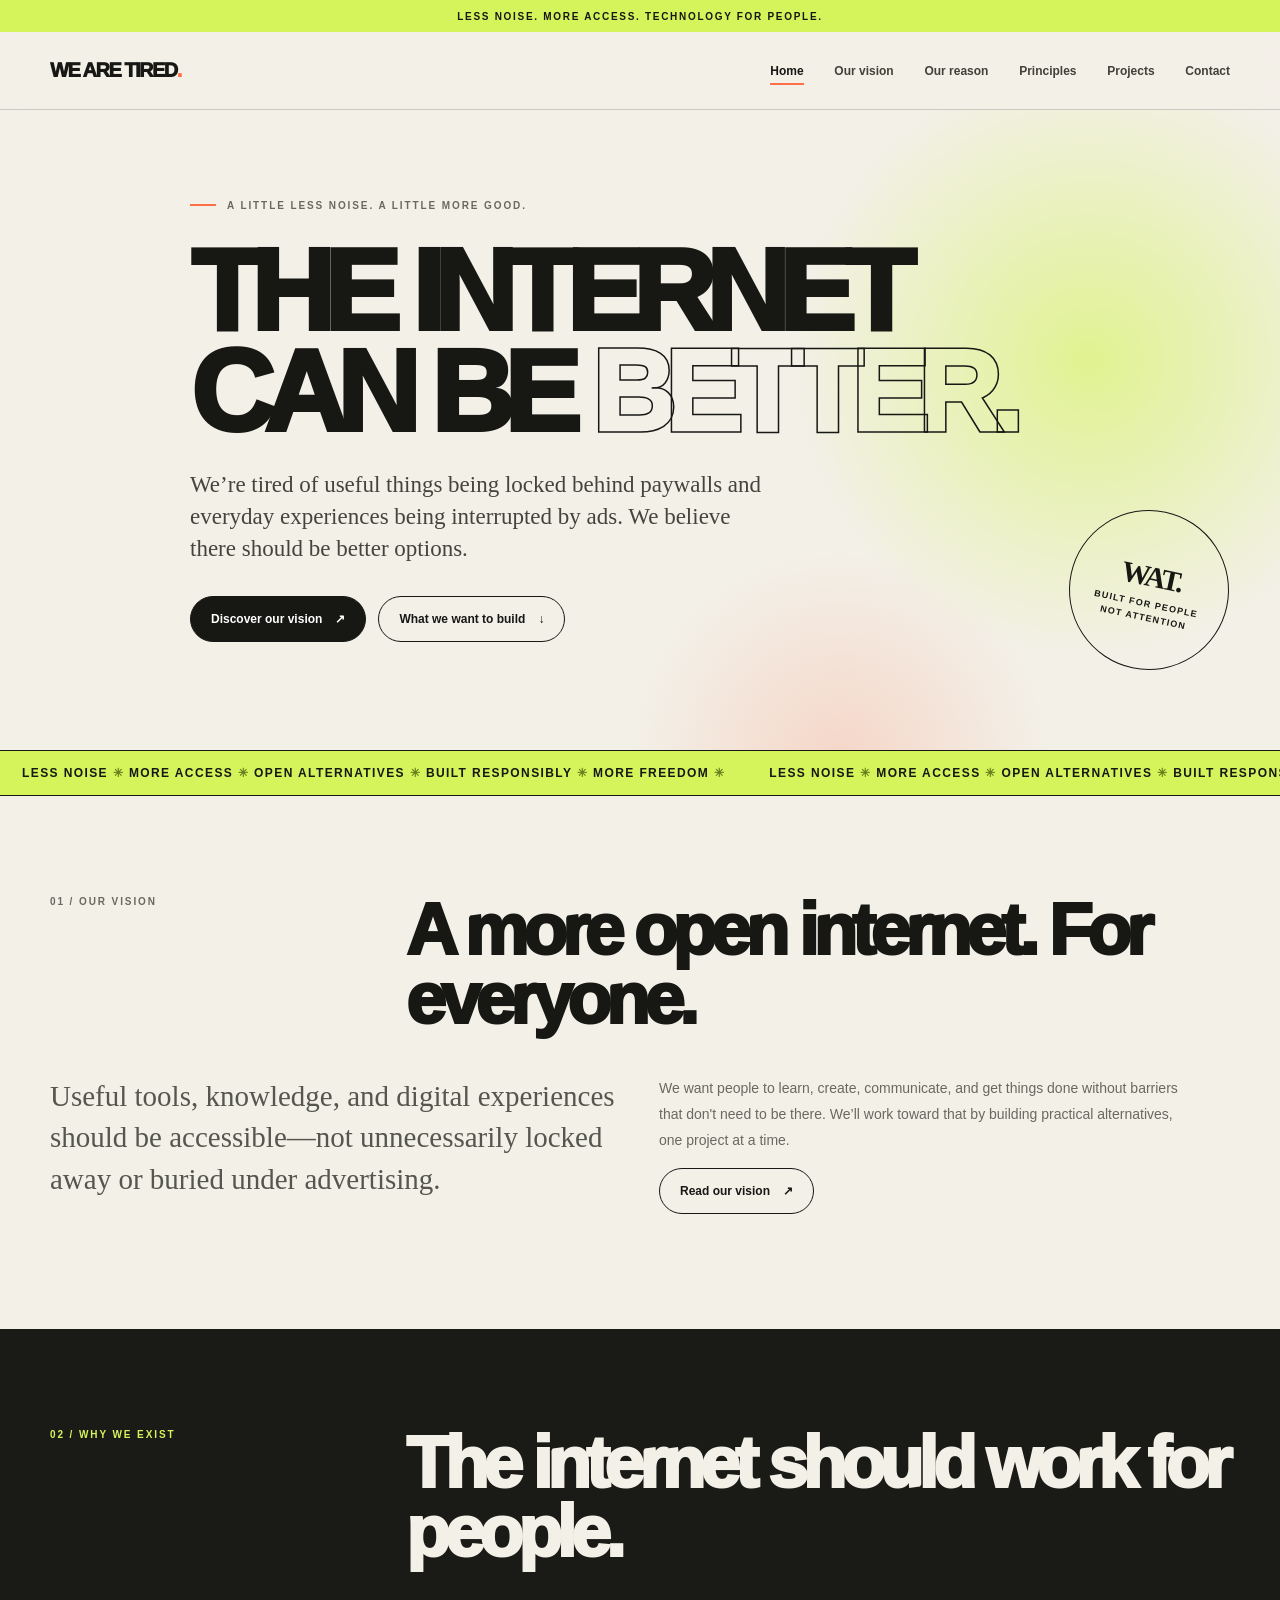
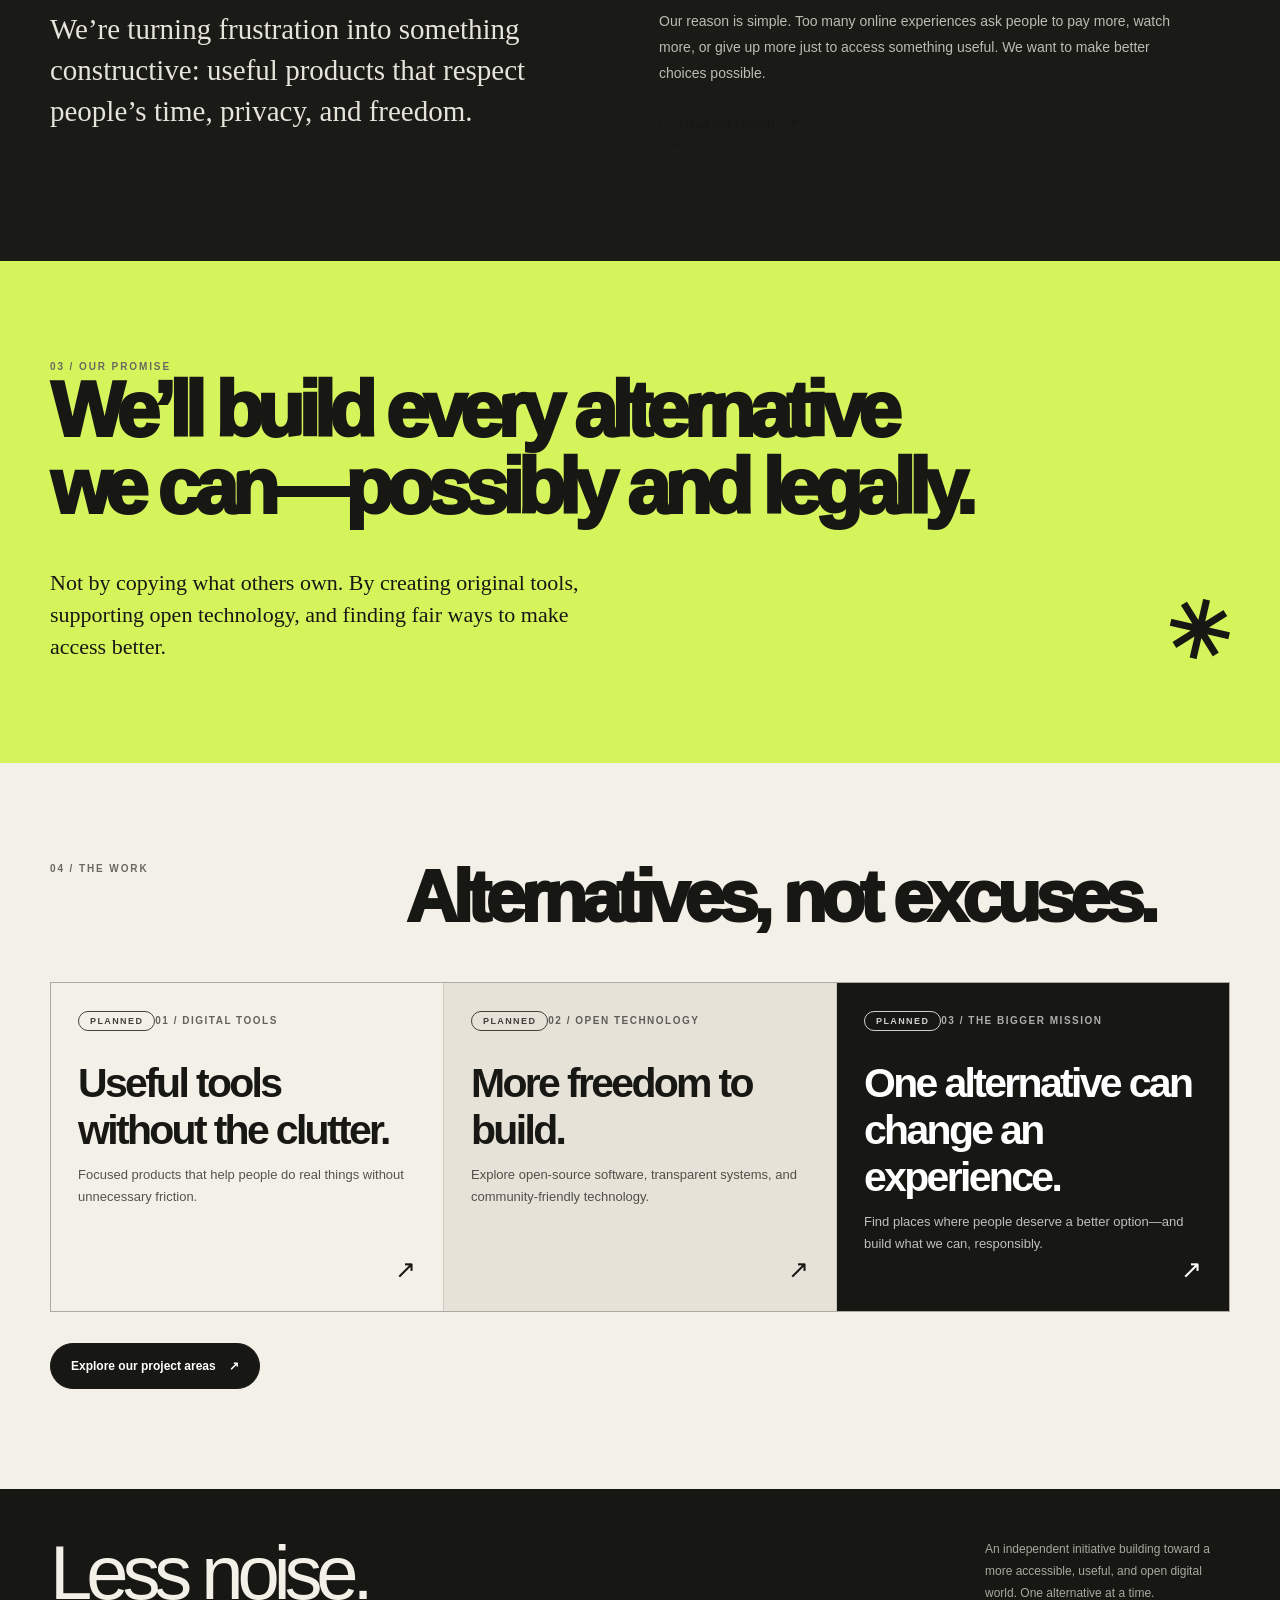
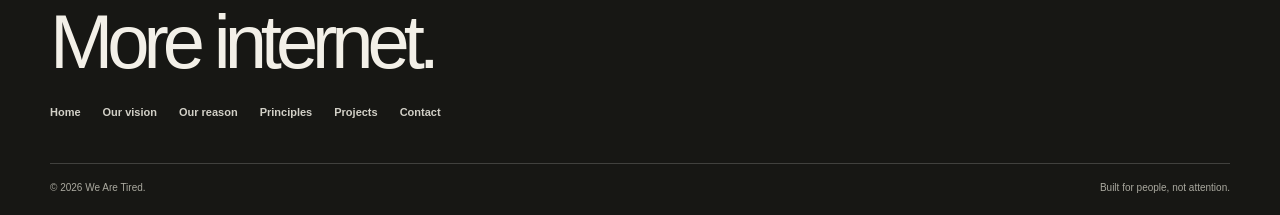
<file: index.html>
<!DOCTYPE html>
<html lang="en">
<head>
  <meta charset="UTF-8">
  <meta name="viewport" content="width=device-width, initial-scale=1.0">
  <meta name="theme-color" content="#f3f0e8">
  <meta name="description" content="We Are Tired is building legal, useful alternatives to unnecessary paywalls, intrusive ads, and barriers on the internet.">
  <title>A little less noise. A little more good. | We Are Tired</title>
  <link rel="canonical" href="https://ayushghbk-afk.github.io/Main-website-of-company-/">
  <link rel="icon" type="image/svg+xml" href="assets/favicon.svg">
  <link rel="apple-touch-icon" href="assets/apple-touch-icon.png">
  <meta property="og:type" content="website">
  <meta property="og:site_name" content="We Are Tired">
  <meta property="og:title" content="A little less noise. A little more good. | We Are Tired">
  <meta property="og:description" content="We Are Tired is building legal, useful alternatives to unnecessary paywalls, intrusive ads, and barriers on the internet.">
  <meta property="og:url" content="https://ayushghbk-afk.github.io/Main-website-of-company-/">
  <meta property="og:image" content="https://ayushghbk-afk.github.io/Main-website-of-company-/assets/share-card.png">
  <meta property="og:image:alt" content="We Are Tired — the internet can be better">
  <meta property="og:image:type" content="image/png">
  <meta property="og:image:width" content="1200">
  <meta property="og:image:height" content="630">
  <meta name="twitter:card" content="summary_large_image">
  <meta name="twitter:title" content="A little less noise. A little more good. | We Are Tired">
  <meta name="twitter:description" content="We Are Tired is building legal, useful alternatives to unnecessary paywalls, intrusive ads, and barriers on the internet.">
  <meta name="twitter:image" content="https://ayushghbk-afk.github.io/Main-website-of-company-/assets/share-card.png">
  <script type="application/ld+json">
{
  "@context": "https://schema.org",
  "@graph": [
    {
      "@type": "Organization",
      "@id": "https://ayushghbk-afk.github.io/Main-website-of-company-/#organization",
      "name": "We Are Tired",
      "url": "https://ayushghbk-afk.github.io/Main-website-of-company-/",
      "logo": "https://ayushghbk-afk.github.io/Main-website-of-company-/assets/favicon.svg",
      "description": "An independent technology initiative working toward a more accessible, useful, and open internet.",
      "knowsAbout": [
        "Open internet",
        "Digital accessibility",
        "Privacy",
        "Open technology",
        "Low-distraction products"
      ]
    },
    {
      "@type": "WebSite",
      "@id": "https://ayushghbk-afk.github.io/Main-website-of-company-/#website",
      "name": "We Are Tired",
      "url": "https://ayushghbk-afk.github.io/Main-website-of-company-/",
      "inLanguage": "en",
      "description": "An independent technology initiative building legal, useful alternatives to unnecessary paywalls, intrusive ads, and barriers on the internet.",
      "publisher": {
        "@id": "https://ayushghbk-afk.github.io/Main-website-of-company-/#organization"
      }
    },
    {
      "@type": "WebPage",
      "@id": "https://ayushghbk-afk.github.io/Main-website-of-company-/#webpage",
      "name": "A little less noise. A little more good. | We Are Tired",
      "url": "https://ayushghbk-afk.github.io/Main-website-of-company-/",
      "description": "We Are Tired is building legal, useful alternatives to unnecessary paywalls, intrusive ads, and barriers on the internet.",
      "inLanguage": "en",
      "isPartOf": {
        "@id": "https://ayushghbk-afk.github.io/Main-website-of-company-/#website"
      },
      "about": {
        "@id": "https://ayushghbk-afk.github.io/Main-website-of-company-/#organization"
      }
    }
  ]
}
  </script>
  <link rel="stylesheet" href="assets/css/styles.css">
</head>
<body>
    <a class="skip-link" href="#main">Skip to main content</a>
  <div class="announcement">Less noise. More access. Technology for people.</div>
  <header class="site-header">
    <div class="wrap nav">
      <a class="wordmark" href="index.html" aria-label="We Are Tired home">WE ARE TIRED<span>.</span></a>
      <button class="menu-toggle" type="button" aria-label="Toggle main navigation" aria-expanded="false" aria-controls="main-nav">Menu +</button>
      <nav id="main-nav" class="nav-links" aria-label="Main navigation"><a href="index.html" aria-current="page">Home</a><a href="vision.html">Our vision</a><a href="why.html">Our reason</a><a href="principles.html">Principles</a><a href="projects.html">Projects</a><a href="contact.html">Contact</a></nav>
    </div>
  </header>
  <main id="main" tabindex="-1">
<section class="home-hero" id="top">
  <div class="wrap home-hero-inner">
    <div class="eyebrow">A little less noise. A little more good.</div>
    <h1 class="display">THE INTERNET<br>CAN BE <span class="outline">BETTER.</span></h1>
    <p class="hero-copy">We’re tired of useful things being locked behind paywalls and everyday experiences being interrupted by ads. We believe there should be better options.</p>
    <div class="hero-actions">
      <a class="btn btn-dark" href="vision.html">Discover our vision <span>↗</span></a>
      <a class="btn btn-outline" href="projects.html">What we want to build <span>↓</span></a>
    </div>
  </div>
  <div class="hero-stamp" aria-hidden="true"><div><strong>WAT.</strong>Built for people<br>not attention</div></div>
</section>
<div class="ticker" aria-hidden="true"><div class="ticker-track">
  <span>Less noise <b>✳</b> More access <b>✳</b> Open alternatives <b>✳</b> Built responsibly <b>✳</b> More freedom <b>✳</b></span>
  <span>Less noise <b>✳</b> More access <b>✳</b> Open alternatives <b>✳</b> Built responsibly <b>✳</b> More freedom <b>✳</b></span>
</div></div>
<section>
  <div class="wrap">
    <div class="section-heading reveal"><div class="kicker">01 / Our vision</div><h2>A more open internet. For everyone.</h2></div>
    <div class="two-col reveal">
      <p class="section-copy">Useful tools, knowledge, and digital experiences should be accessible—not unnecessarily locked away or buried under advertising.</p>
      <div><p class="small-copy">We want people to learn, create, communicate, and get things done without barriers that don't need to be there. We’ll work toward that by building practical alternatives, one project at a time.</p><a class="btn btn-outline" href="vision.html">Read our vision <span>↗</span></a></div>
    </div>
  </div>
</section>
<section class="dark-section">
  <div class="wrap dark-inner">
    <div class="section-heading reveal"><div class="kicker">02 / Why we exist</div><h2>The internet should work for people.</h2></div>
    <div class="two-col reveal">
      <p class="section-copy">We’re turning frustration into something constructive: useful products that respect people’s time, privacy, and freedom.</p>
      <div><p class="small-copy">Our reason is simple. Too many online experiences ask people to pay more, watch more, or give up more just to access something useful. We want to make better choices possible.</p><a class="btn btn-outline" href="why.html">Read our reason <span>↗</span></a></div>
    </div>
  </div>
</section>
<section class="promise">
  <div class="wrap reveal">
    <div class="kicker">03 / Our promise</div>
    <h2>We’ll build every alternative we can—possibly and legally.</h2>
    <div class="promise-row"><p>Not by copying what others own. By creating original tools, supporting open technology, and finding fair ways to make access better.</p><span class="promise-star" aria-hidden="true">✳</span></div>
  </div>
</section>
<section>
  <div class="wrap">
    <div class="section-heading reveal"><div class="kicker">04 / The work</div><h2>Alternatives, not excuses.</h2></div>
    <div class="project-grid">
      <article class="project-card reveal"><div><span class="status-pill">Planned</span><small>01 / Digital tools</small><h3>Useful tools without the clutter.</h3><p>Focused products that help people do real things without unnecessary friction.</p></div><span class="project-arrow">↗</span></article>
      <article class="project-card reveal"><div><span class="status-pill">Planned</span><small>02 / Open technology</small><h3>More freedom to build.</h3><p>Explore open-source software, transparent systems, and community-friendly technology.</p></div><span class="project-arrow">↗</span></article>
      <article class="project-card reveal"><div><span class="status-pill">Planned</span><small>03 / The bigger mission</small><h3>One alternative can change an experience.</h3><p>Find places where people deserve a better option—and build what we can, responsibly.</p></div><span class="project-arrow">↗</span></article>
    </div>
    <div class="hero-actions"><a class="btn btn-dark" href="projects.html">Explore our project areas <span>↗</span></a></div>
  </div>
</section>
</main>
  <footer class="site-footer">
    <div class="wrap">
      <div class="footer-main">
        <div>
          <p class="footer-heading">Less noise.<br>More internet.</p>
          <nav class="footer-links" aria-label="Footer navigation"><a href="index.html">Home</a><a href="vision.html">Our vision</a><a href="why.html">Our reason</a><a href="principles.html">Principles</a><a href="projects.html">Projects</a><a href="contact.html">Contact</a></nav>
        </div>
        <p class="footer-note">An independent initiative building toward a more accessible, useful, and open digital world. One alternative at a time.</p>
      </div>
      <div class="footer-bottom"><span>© 2026 We Are Tired.</span><span>Built for people, not attention.</span></div>
    </div>
  </footer>
  <script src="assets/js/main.js" defer></script>
</body>
</html>
</file>
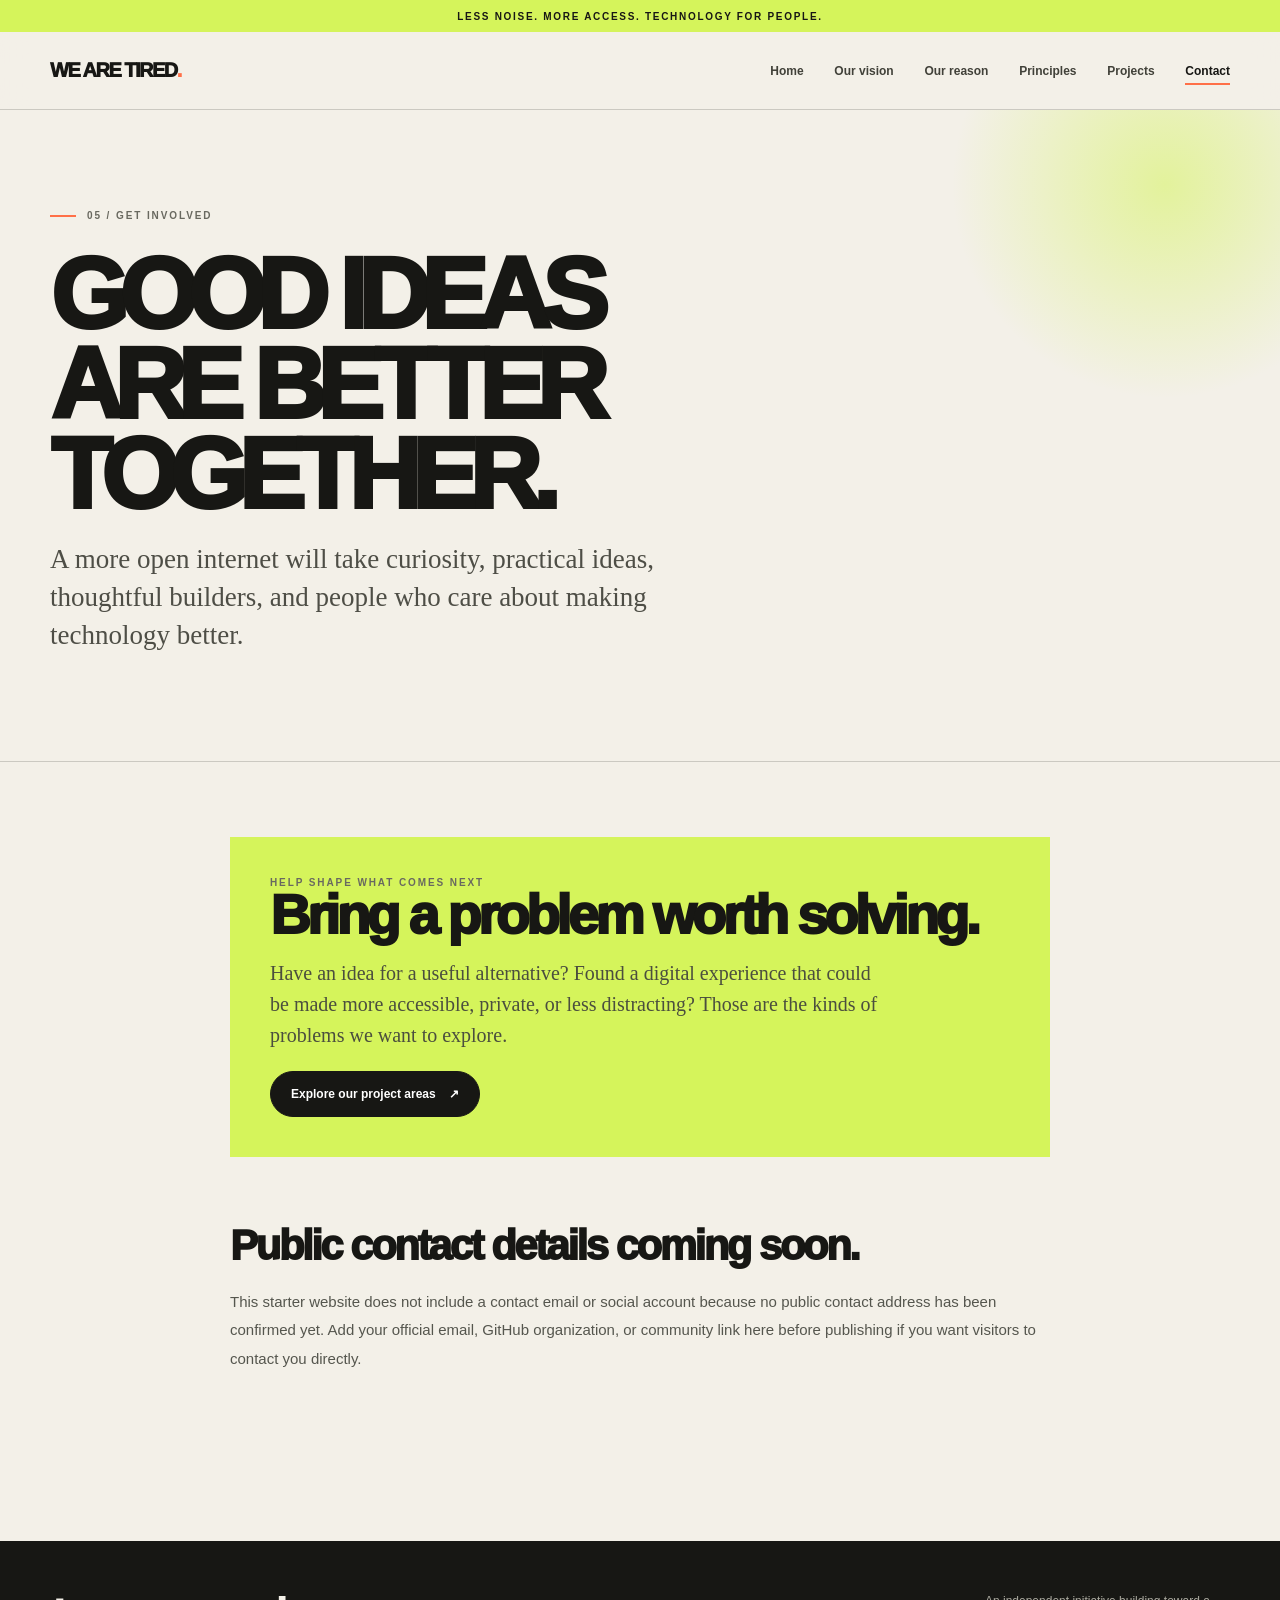
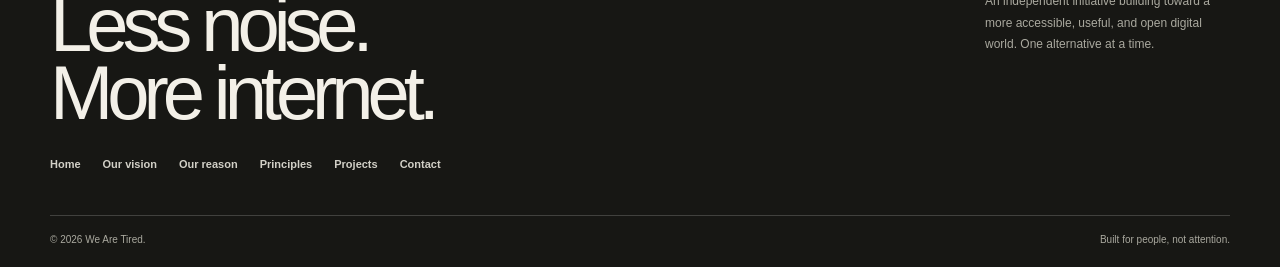
<file: contact.html>
<!DOCTYPE html>
<html lang="en">
<head>
  <meta charset="UTF-8">
  <meta name="viewport" content="width=device-width, initial-scale=1.0">
  <meta name="theme-color" content="#f3f0e8">
  <meta name="description" content="Get involved with the We Are Tired mission to build a more open and useful internet.">
  <title>Get involved | We Are Tired</title>
  <link rel="canonical" href="https://ayushghbk-afk.github.io/Main-website-of-company-/contact.html">
  <link rel="icon" type="image/svg+xml" href="assets/favicon.svg">
  <link rel="apple-touch-icon" href="assets/apple-touch-icon.png">
  <meta property="og:type" content="website">
  <meta property="og:site_name" content="We Are Tired">
  <meta property="og:title" content="Get involved | We Are Tired">
  <meta property="og:description" content="Get involved with the We Are Tired mission to build a more open and useful internet.">
  <meta property="og:url" content="https://ayushghbk-afk.github.io/Main-website-of-company-/contact.html">
  <meta property="og:image" content="https://ayushghbk-afk.github.io/Main-website-of-company-/assets/share-card.png">
  <meta property="og:image:alt" content="We Are Tired — the internet can be better">
  <meta property="og:image:type" content="image/png">
  <meta property="og:image:width" content="1200">
  <meta property="og:image:height" content="630">
  <meta name="twitter:card" content="summary_large_image">
  <meta name="twitter:title" content="Get involved | We Are Tired">
  <meta name="twitter:description" content="Get involved with the We Are Tired mission to build a more open and useful internet.">
  <meta name="twitter:image" content="https://ayushghbk-afk.github.io/Main-website-of-company-/assets/share-card.png">
  <script type="application/ld+json">
{
  "@context": "https://schema.org",
  "@graph": [
    {
      "@type": "Organization",
      "@id": "https://ayushghbk-afk.github.io/Main-website-of-company-/#organization",
      "name": "We Are Tired",
      "url": "https://ayushghbk-afk.github.io/Main-website-of-company-/",
      "logo": "https://ayushghbk-afk.github.io/Main-website-of-company-/assets/favicon.svg",
      "description": "An independent technology initiative working toward a more accessible, useful, and open internet.",
      "knowsAbout": [
        "Open internet",
        "Digital accessibility",
        "Privacy",
        "Open technology",
        "Low-distraction products"
      ]
    },
    {
      "@type": "WebPage",
      "@id": "https://ayushghbk-afk.github.io/Main-website-of-company-/contact.html#webpage",
      "name": "Get involved | We Are Tired",
      "url": "https://ayushghbk-afk.github.io/Main-website-of-company-/contact.html",
      "description": "Get involved with the We Are Tired mission to build a more open and useful internet.",
      "inLanguage": "en",
      "isPartOf": {
        "@id": "https://ayushghbk-afk.github.io/Main-website-of-company-/#website"
      },
      "about": {
        "@id": "https://ayushghbk-afk.github.io/Main-website-of-company-/#organization"
      }
    }
  ]
}
  </script>
  <link rel="stylesheet" href="assets/css/styles.css">
</head>
<body>
    <a class="skip-link" href="#main">Skip to main content</a>
  <div class="announcement">Less noise. More access. Technology for people.</div>
  <header class="site-header">
    <div class="wrap nav">
      <a class="wordmark" href="index.html" aria-label="We Are Tired home">WE ARE TIRED<span>.</span></a>
      <button class="menu-toggle" type="button" aria-label="Toggle main navigation" aria-expanded="false" aria-controls="main-nav">Menu +</button>
      <nav id="main-nav" class="nav-links" aria-label="Main navigation"><a href="index.html">Home</a><a href="vision.html">Our vision</a><a href="why.html">Our reason</a><a href="principles.html">Principles</a><a href="projects.html">Projects</a><a href="contact.html" aria-current="page">Contact</a></nav>
    </div>
  </header>
  <main id="main" tabindex="-1">
<section class="page-hero"><div class="wrap">
  <div class="eyebrow">05 / Get involved</div>
  <h1>GOOD IDEAS<br>ARE BETTER <span class="outline">TOGETHER.</span></h1>
  <p class="lede">A more open internet will take curiosity, practical ideas, thoughtful builders, and people who care about making technology better.</p>
</div></section>
<section class="page-content"><div class="wrap">
  <div class="contact-panel reveal">
    <div class="kicker">Help shape what comes next</div>
    <h2>Bring a problem worth solving.</h2>
    <p>Have an idea for a useful alternative? Found a digital experience that could be made more accessible, private, or less distracting? Those are the kinds of problems we want to explore.</p>
    <a class="btn btn-dark" href="projects.html">Explore our project areas <span>↗</span></a>
  </div>
  <div class="content-block reveal" style="margin-top:65px">
    <h2>Public contact details coming soon.</h2>
    <p>This starter website does not include a contact email or social account because no public contact address has been confirmed yet. Add your official email, GitHub organization, or community link here before publishing if you want visitors to contact you directly.</p>
  </div>
</div></section>
</main>
  <footer class="site-footer">
    <div class="wrap">
      <div class="footer-main">
        <div>
          <p class="footer-heading">Less noise.<br>More internet.</p>
          <nav class="footer-links" aria-label="Footer navigation"><a href="index.html">Home</a><a href="vision.html">Our vision</a><a href="why.html">Our reason</a><a href="principles.html">Principles</a><a href="projects.html">Projects</a><a href="contact.html">Contact</a></nav>
        </div>
        <p class="footer-note">An independent initiative building toward a more accessible, useful, and open digital world. One alternative at a time.</p>
      </div>
      <div class="footer-bottom"><span>© 2026 We Are Tired.</span><span>Built for people, not attention.</span></div>
    </div>
  </footer>
  <script src="assets/js/main.js" defer></script>
</body>
</html>
</file>
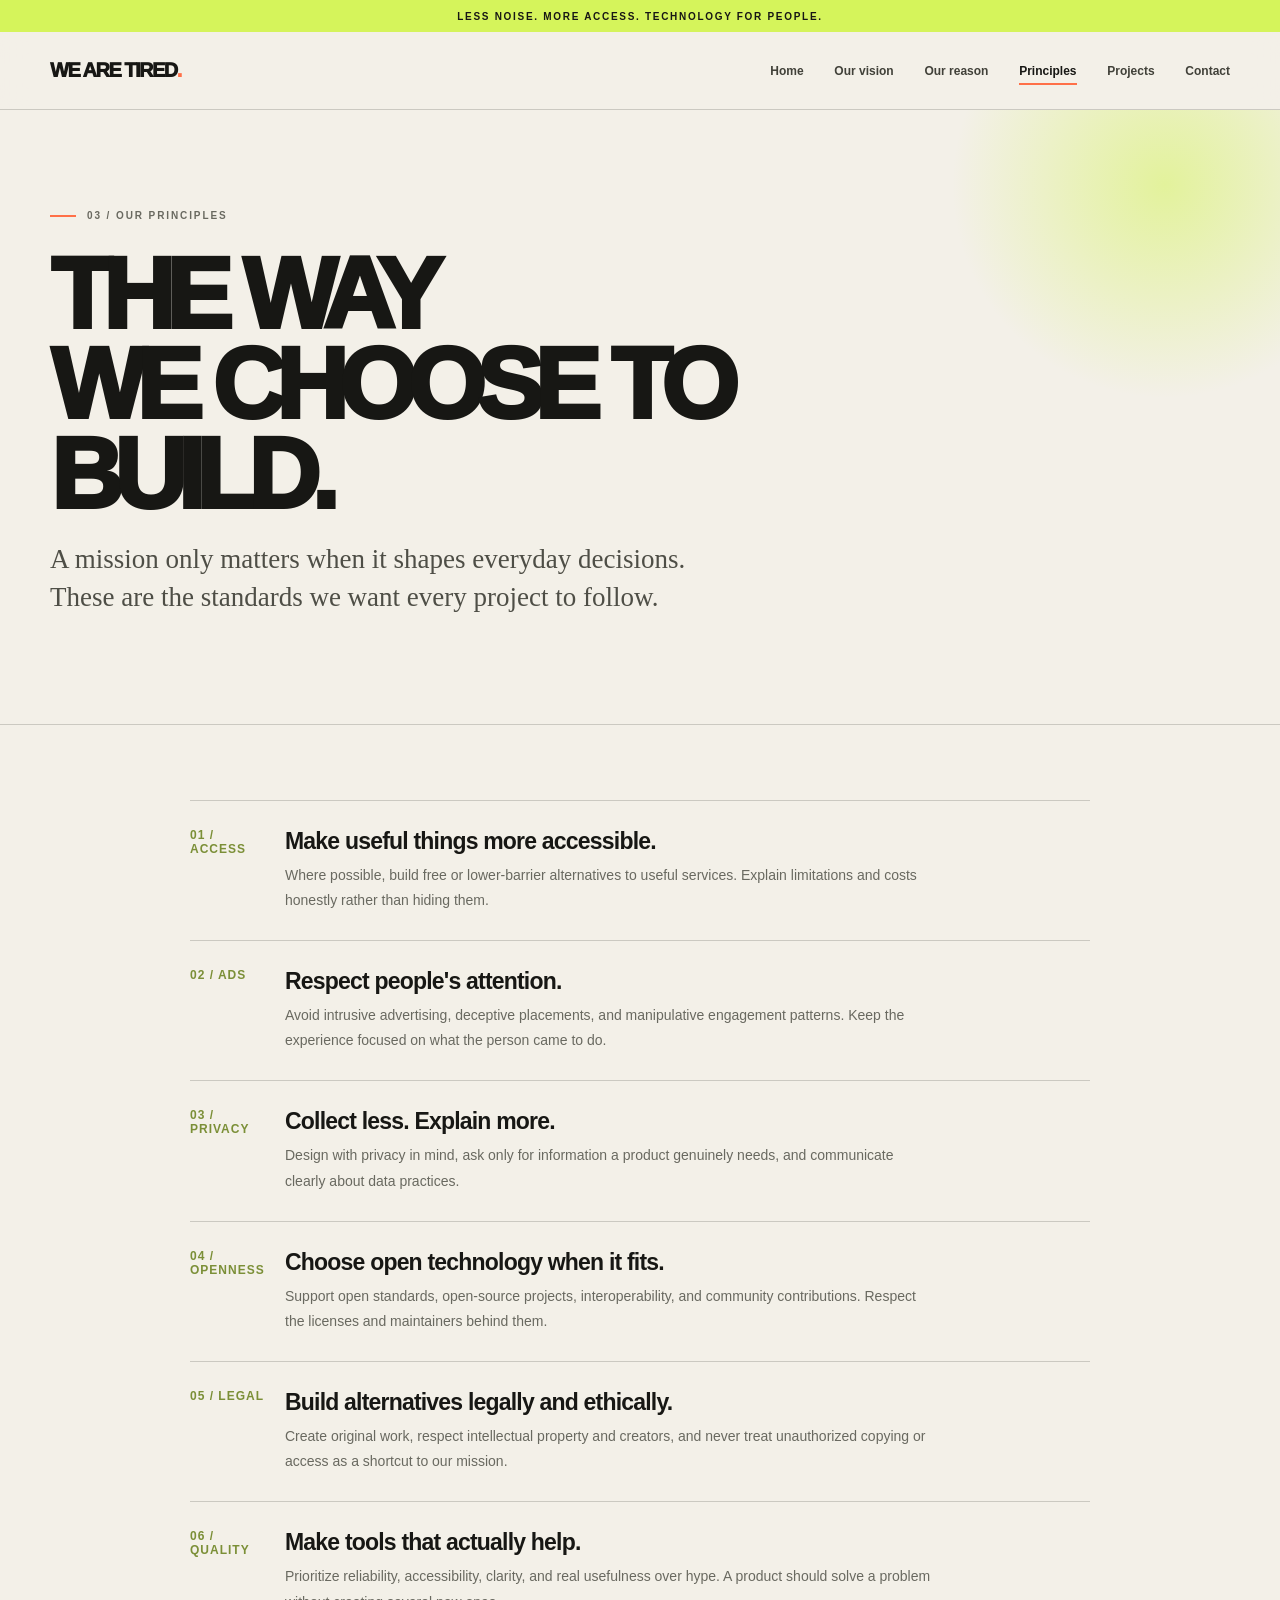
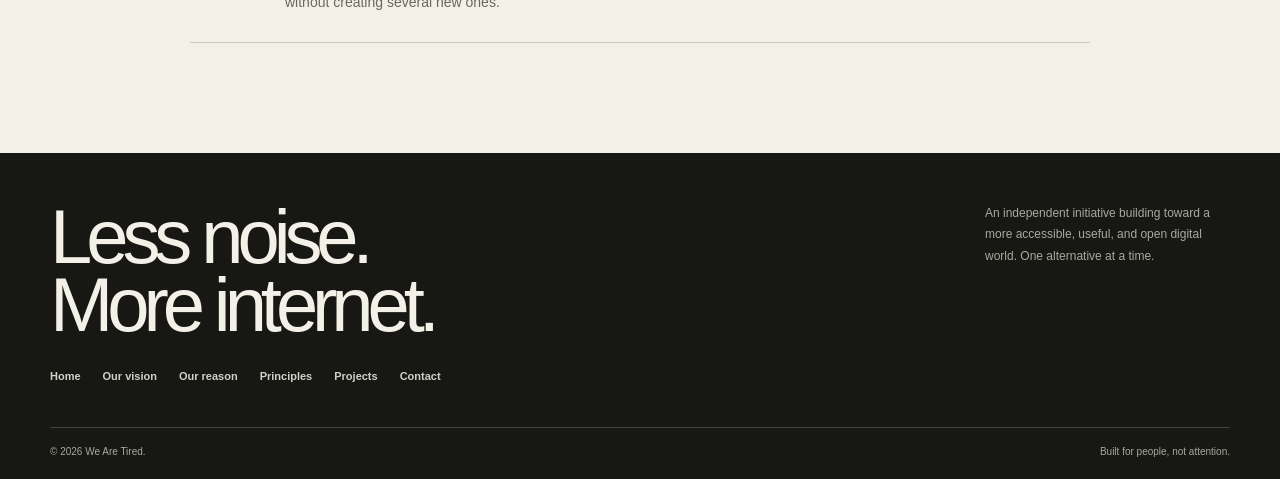
<file: principles.html>
<!DOCTYPE html>
<html lang="en">
<head>
  <meta charset="UTF-8">
  <meta name="viewport" content="width=device-width, initial-scale=1.0">
  <meta name="theme-color" content="#f3f0e8">
  <meta name="description" content="The principles guiding We Are Tired: access, thoughtful experiences, privacy, openness, and lawful development.">
  <title>Our principles | We Are Tired</title>
  <link rel="canonical" href="https://ayushghbk-afk.github.io/Main-website-of-company-/principles.html">
  <link rel="icon" type="image/svg+xml" href="assets/favicon.svg">
  <link rel="apple-touch-icon" href="assets/apple-touch-icon.png">
  <meta property="og:type" content="website">
  <meta property="og:site_name" content="We Are Tired">
  <meta property="og:title" content="Our principles | We Are Tired">
  <meta property="og:description" content="The principles guiding We Are Tired: access, thoughtful experiences, privacy, openness, and lawful development.">
  <meta property="og:url" content="https://ayushghbk-afk.github.io/Main-website-of-company-/principles.html">
  <meta property="og:image" content="https://ayushghbk-afk.github.io/Main-website-of-company-/assets/share-card.png">
  <meta property="og:image:alt" content="We Are Tired — the internet can be better">
  <meta property="og:image:type" content="image/png">
  <meta property="og:image:width" content="1200">
  <meta property="og:image:height" content="630">
  <meta name="twitter:card" content="summary_large_image">
  <meta name="twitter:title" content="Our principles | We Are Tired">
  <meta name="twitter:description" content="The principles guiding We Are Tired: access, thoughtful experiences, privacy, openness, and lawful development.">
  <meta name="twitter:image" content="https://ayushghbk-afk.github.io/Main-website-of-company-/assets/share-card.png">
  <script type="application/ld+json">
{
  "@context": "https://schema.org",
  "@graph": [
    {
      "@type": "Organization",
      "@id": "https://ayushghbk-afk.github.io/Main-website-of-company-/#organization",
      "name": "We Are Tired",
      "url": "https://ayushghbk-afk.github.io/Main-website-of-company-/",
      "logo": "https://ayushghbk-afk.github.io/Main-website-of-company-/assets/favicon.svg",
      "description": "An independent technology initiative working toward a more accessible, useful, and open internet.",
      "knowsAbout": [
        "Open internet",
        "Digital accessibility",
        "Privacy",
        "Open technology",
        "Low-distraction products"
      ]
    },
    {
      "@type": "WebPage",
      "@id": "https://ayushghbk-afk.github.io/Main-website-of-company-/principles.html#webpage",
      "name": "Our principles | We Are Tired",
      "url": "https://ayushghbk-afk.github.io/Main-website-of-company-/principles.html",
      "description": "The principles guiding We Are Tired: access, thoughtful experiences, privacy, openness, and lawful development.",
      "inLanguage": "en",
      "isPartOf": {
        "@id": "https://ayushghbk-afk.github.io/Main-website-of-company-/#website"
      },
      "about": {
        "@id": "https://ayushghbk-afk.github.io/Main-website-of-company-/#organization"
      }
    }
  ]
}
  </script>
  <link rel="stylesheet" href="assets/css/styles.css">
</head>
<body>
    <a class="skip-link" href="#main">Skip to main content</a>
  <div class="announcement">Less noise. More access. Technology for people.</div>
  <header class="site-header">
    <div class="wrap nav">
      <a class="wordmark" href="index.html" aria-label="We Are Tired home">WE ARE TIRED<span>.</span></a>
      <button class="menu-toggle" type="button" aria-label="Toggle main navigation" aria-expanded="false" aria-controls="main-nav">Menu +</button>
      <nav id="main-nav" class="nav-links" aria-label="Main navigation"><a href="index.html">Home</a><a href="vision.html">Our vision</a><a href="why.html">Our reason</a><a href="principles.html" aria-current="page">Principles</a><a href="projects.html">Projects</a><a href="contact.html">Contact</a></nav>
    </div>
  </header>
  <main id="main" tabindex="-1">
<section class="page-hero"><div class="wrap">
  <div class="eyebrow">03 / Our principles</div>
  <h1>THE WAY<br>WE CHOOSE <span class="outline">TO BUILD.</span></h1>
  <p class="lede">A mission only matters when it shapes everyday decisions. These are the standards we want every project to follow.</p>
</div></section>
<section class="page-content"><div class="wrap">
  <div class="numbered-list">
    <article class="numbered-item reveal"><div class="index">01 / ACCESS</div><div><h3>Make useful things more accessible.</h3><p>Where possible, build free or lower-barrier alternatives to useful services. Explain limitations and costs honestly rather than hiding them.</p></div></article>
    <article class="numbered-item reveal"><div class="index">02 / ADS</div><div><h3>Respect people's attention.</h3><p>Avoid intrusive advertising, deceptive placements, and manipulative engagement patterns. Keep the experience focused on what the person came to do.</p></div></article>
    <article class="numbered-item reveal"><div class="index">03 / PRIVACY</div><div><h3>Collect less. Explain more.</h3><p>Design with privacy in mind, ask only for information a product genuinely needs, and communicate clearly about data practices.</p></div></article>
    <article class="numbered-item reveal"><div class="index">04 / OPENNESS</div><div><h3>Choose open technology when it fits.</h3><p>Support open standards, open-source projects, interoperability, and community contributions. Respect the licenses and maintainers behind them.</p></div></article>
    <article class="numbered-item reveal"><div class="index">05 / LEGAL</div><div><h3>Build alternatives legally and ethically.</h3><p>Create original work, respect intellectual property and creators, and never treat unauthorized copying or access as a shortcut to our mission.</p></div></article>
    <article class="numbered-item reveal"><div class="index">06 / QUALITY</div><div><h3>Make tools that actually help.</h3><p>Prioritize reliability, accessibility, clarity, and real usefulness over hype. A product should solve a problem without creating several new ones.</p></div></article>
  </div>
</div></section>
</main>
  <footer class="site-footer">
    <div class="wrap">
      <div class="footer-main">
        <div>
          <p class="footer-heading">Less noise.<br>More internet.</p>
          <nav class="footer-links" aria-label="Footer navigation"><a href="index.html">Home</a><a href="vision.html">Our vision</a><a href="why.html">Our reason</a><a href="principles.html">Principles</a><a href="projects.html">Projects</a><a href="contact.html">Contact</a></nav>
        </div>
        <p class="footer-note">An independent initiative building toward a more accessible, useful, and open digital world. One alternative at a time.</p>
      </div>
      <div class="footer-bottom"><span>© 2026 We Are Tired.</span><span>Built for people, not attention.</span></div>
    </div>
  </footer>
  <script src="assets/js/main.js" defer></script>
</body>
</html>
</file>
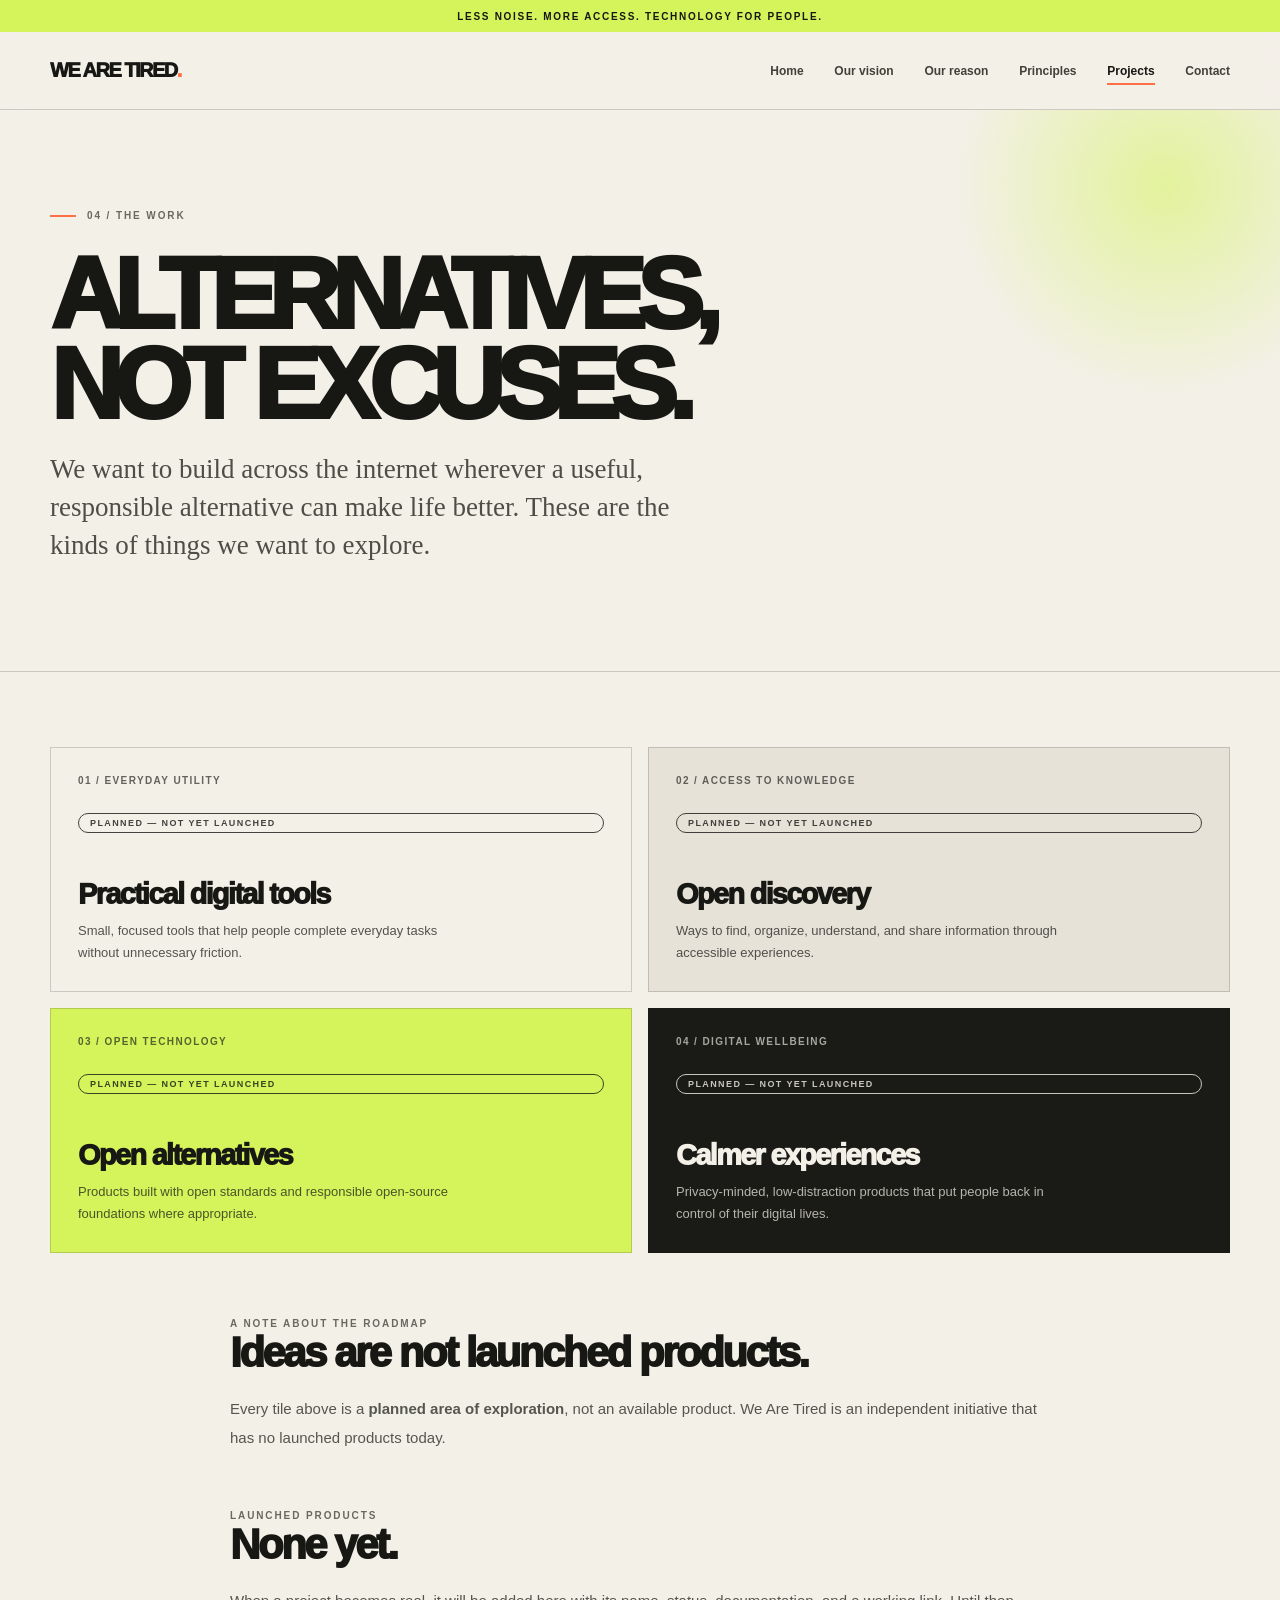
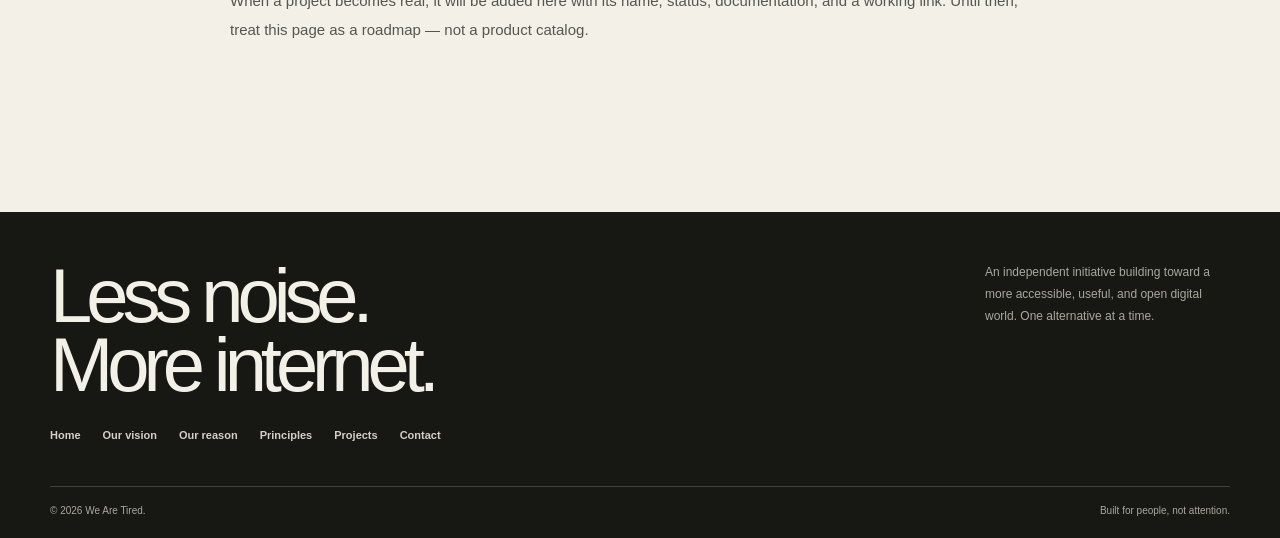
<file: projects.html>
<!DOCTYPE html>
<html lang="en">
<head>
  <meta charset="UTF-8">
  <meta name="viewport" content="width=device-width, initial-scale=1.0">
  <meta name="theme-color" content="#f3f0e8">
  <meta name="description" content="Explore the planned areas where We Are Tired wants to build useful, accessible, privacy-minded alternatives. No products are launched yet.">
  <title>What we want to build | We Are Tired</title>
  <link rel="canonical" href="https://ayushghbk-afk.github.io/Main-website-of-company-/projects.html">
  <link rel="icon" type="image/svg+xml" href="assets/favicon.svg">
  <link rel="apple-touch-icon" href="assets/apple-touch-icon.png">
  <meta property="og:type" content="website">
  <meta property="og:site_name" content="We Are Tired">
  <meta property="og:title" content="What we want to build | We Are Tired">
  <meta property="og:description" content="Explore the planned areas where We Are Tired wants to build useful, accessible, privacy-minded alternatives. No products are launched yet.">
  <meta property="og:url" content="https://ayushghbk-afk.github.io/Main-website-of-company-/projects.html">
  <meta property="og:image" content="https://ayushghbk-afk.github.io/Main-website-of-company-/assets/share-card.png">
  <meta property="og:image:alt" content="We Are Tired — the internet can be better">
  <meta property="og:image:type" content="image/png">
  <meta property="og:image:width" content="1200">
  <meta property="og:image:height" content="630">
  <meta name="twitter:card" content="summary_large_image">
  <meta name="twitter:title" content="What we want to build | We Are Tired">
  <meta name="twitter:description" content="Explore the planned areas where We Are Tired wants to build useful, accessible, privacy-minded alternatives. No products are launched yet.">
  <meta name="twitter:image" content="https://ayushghbk-afk.github.io/Main-website-of-company-/assets/share-card.png">
  <script type="application/ld+json">
{
  "@context": "https://schema.org",
  "@graph": [
    {
      "@type": "Organization",
      "@id": "https://ayushghbk-afk.github.io/Main-website-of-company-/#organization",
      "name": "We Are Tired",
      "url": "https://ayushghbk-afk.github.io/Main-website-of-company-/",
      "logo": "https://ayushghbk-afk.github.io/Main-website-of-company-/assets/favicon.svg",
      "description": "An independent technology initiative working toward a more accessible, useful, and open internet.",
      "knowsAbout": [
        "Open internet",
        "Digital accessibility",
        "Privacy",
        "Open technology",
        "Low-distraction products"
      ]
    },
    {
      "@type": "WebPage",
      "@id": "https://ayushghbk-afk.github.io/Main-website-of-company-/projects.html#webpage",
      "name": "What we want to build | We Are Tired",
      "url": "https://ayushghbk-afk.github.io/Main-website-of-company-/projects.html",
      "description": "Explore the planned areas where We Are Tired wants to build useful, accessible, privacy-minded alternatives. No products are launched yet.",
      "inLanguage": "en",
      "isPartOf": {
        "@id": "https://ayushghbk-afk.github.io/Main-website-of-company-/#website"
      },
      "about": {
        "@id": "https://ayushghbk-afk.github.io/Main-website-of-company-/#organization"
      }
    }
  ]
}
  </script>
  <link rel="stylesheet" href="assets/css/styles.css">
</head>
<body>
    <a class="skip-link" href="#main">Skip to main content</a>
  <div class="announcement">Less noise. More access. Technology for people.</div>
  <header class="site-header">
    <div class="wrap nav">
      <a class="wordmark" href="index.html" aria-label="We Are Tired home">WE ARE TIRED<span>.</span></a>
      <button class="menu-toggle" type="button" aria-label="Toggle main navigation" aria-expanded="false" aria-controls="main-nav">Menu +</button>
      <nav id="main-nav" class="nav-links" aria-label="Main navigation"><a href="index.html">Home</a><a href="vision.html">Our vision</a><a href="why.html">Our reason</a><a href="principles.html">Principles</a><a href="projects.html" aria-current="page">Projects</a><a href="contact.html">Contact</a></nav>
    </div>
  </header>
  <main id="main" tabindex="-1">
<section class="page-hero"><div class="wrap">
  <div class="eyebrow">04 / The work</div>
  <h1>ALTERNATIVES,<br>NOT <span class="outline">EXCUSES.</span></h1>
  <p class="lede">We want to build across the internet wherever a useful, responsible alternative can make life better. These are the kinds of things we want to explore.</p>
</div></section>
<section class="page-content"><div class="wrap">
  <div class="project-list">
    <article class="project-tile reveal"><span class="status">01 / Everyday utility</span>
        <span class="status-pill">Planned — not yet launched</span><div><h2>Practical digital tools</h2><p>Small, focused tools that help people complete everyday tasks without unnecessary friction.</p></div></article>
    <article class="project-tile reveal"><span class="status">02 / Access to knowledge</span>
        <span class="status-pill">Planned — not yet launched</span><div><h2>Open discovery</h2><p>Ways to find, organize, understand, and share information through accessible experiences.</p></div></article>
    <article class="project-tile reveal"><span class="status">03 / Open technology</span>
        <span class="status-pill">Planned — not yet launched</span><div><h2>Open alternatives</h2><p>Products built with open standards and responsible open-source foundations where appropriate.</p></div></article>
    <article class="project-tile reveal"><span class="status">04 / Digital wellbeing</span>
        <span class="status-pill">Planned — not yet launched</span><div><h2>Calmer experiences</h2><p>Privacy-minded, low-distraction products that put people back in control of their digital lives.</p></div></article>
  </div>
  <div class="content-block reveal" style="margin-top:65px">
    <div class="kicker">A note about the roadmap</div>
    <h2>Ideas are not launched products.</h2>
    <p>Every tile above is a <strong>planned area of exploration</strong>, not an available product. We Are Tired is an independent initiative that has no launched products today.</p>
  </div>
  <div class="content-block reveal">
    <div class="kicker">Launched products</div>
    <h2>None yet.</h2>
    <p>When a project becomes real, it will be added here with its name, status, documentation, and a working link. Until then, treat this page as a roadmap — not a product catalog.</p>
  </div>
</div></section>
</main>
  <footer class="site-footer">
    <div class="wrap">
      <div class="footer-main">
        <div>
          <p class="footer-heading">Less noise.<br>More internet.</p>
          <nav class="footer-links" aria-label="Footer navigation"><a href="index.html">Home</a><a href="vision.html">Our vision</a><a href="why.html">Our reason</a><a href="principles.html">Principles</a><a href="projects.html">Projects</a><a href="contact.html">Contact</a></nav>
        </div>
        <p class="footer-note">An independent initiative building toward a more accessible, useful, and open digital world. One alternative at a time.</p>
      </div>
      <div class="footer-bottom"><span>© 2026 We Are Tired.</span><span>Built for people, not attention.</span></div>
    </div>
  </footer>
  <script src="assets/js/main.js" defer></script>
</body>
</html>
</file>
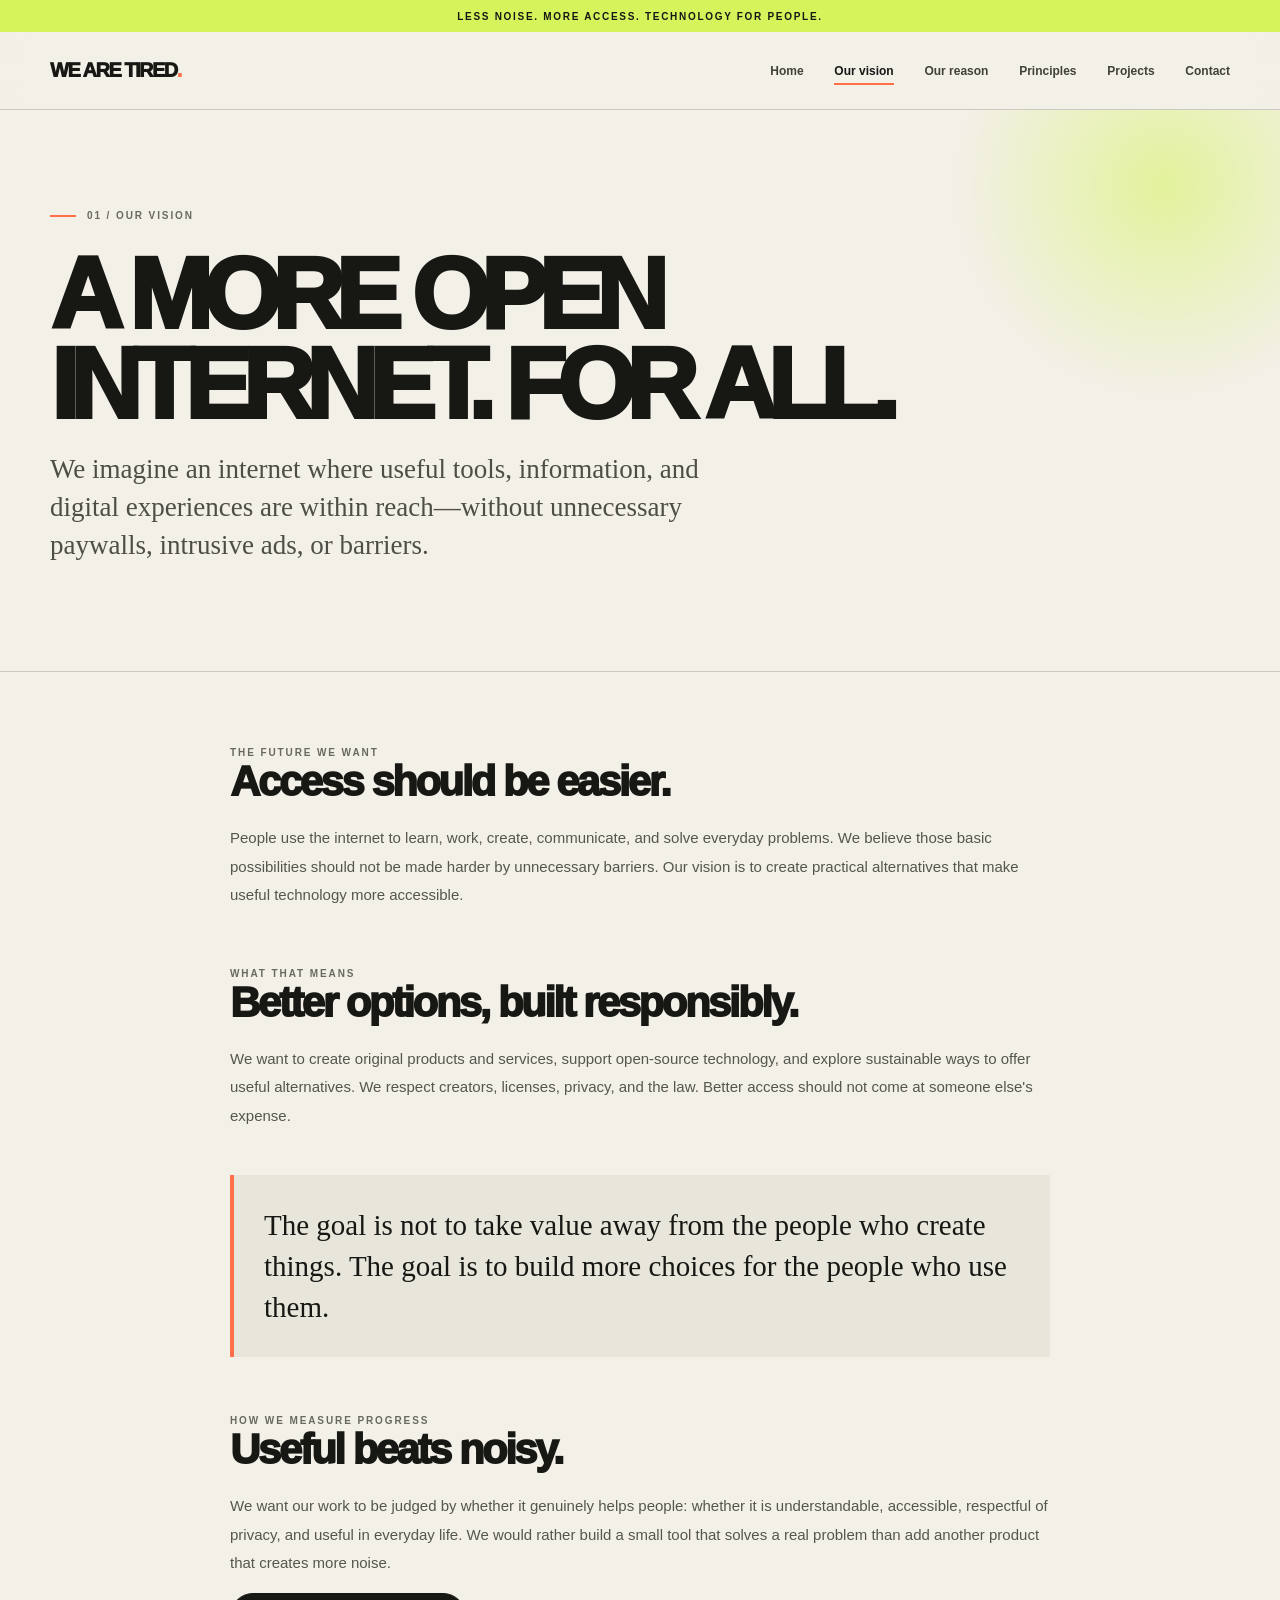
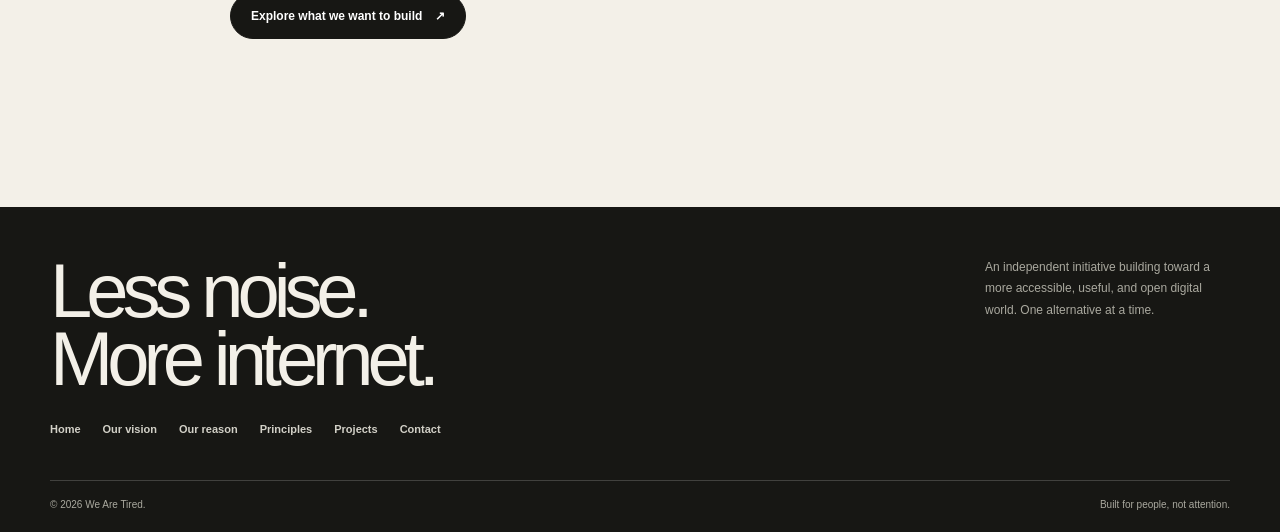
<file: vision.html>
<!DOCTYPE html>
<html lang="en">
<head>
  <meta charset="UTF-8">
  <meta name="viewport" content="width=device-width, initial-scale=1.0">
  <meta name="theme-color" content="#f3f0e8">
  <meta name="description" content="Our vision is a more open internet where useful tools and services are accessible to everyone.">
  <title>Our vision | We Are Tired</title>
  <link rel="canonical" href="https://ayushghbk-afk.github.io/Main-website-of-company-/vision.html">
  <link rel="icon" type="image/svg+xml" href="assets/favicon.svg">
  <link rel="apple-touch-icon" href="assets/apple-touch-icon.png">
  <meta property="og:type" content="website">
  <meta property="og:site_name" content="We Are Tired">
  <meta property="og:title" content="Our vision | We Are Tired">
  <meta property="og:description" content="Our vision is a more open internet where useful tools and services are accessible to everyone.">
  <meta property="og:url" content="https://ayushghbk-afk.github.io/Main-website-of-company-/vision.html">
  <meta property="og:image" content="https://ayushghbk-afk.github.io/Main-website-of-company-/assets/share-card.png">
  <meta property="og:image:alt" content="We Are Tired — the internet can be better">
  <meta property="og:image:type" content="image/png">
  <meta property="og:image:width" content="1200">
  <meta property="og:image:height" content="630">
  <meta name="twitter:card" content="summary_large_image">
  <meta name="twitter:title" content="Our vision | We Are Tired">
  <meta name="twitter:description" content="Our vision is a more open internet where useful tools and services are accessible to everyone.">
  <meta name="twitter:image" content="https://ayushghbk-afk.github.io/Main-website-of-company-/assets/share-card.png">
  <script type="application/ld+json">
{
  "@context": "https://schema.org",
  "@graph": [
    {
      "@type": "Organization",
      "@id": "https://ayushghbk-afk.github.io/Main-website-of-company-/#organization",
      "name": "We Are Tired",
      "url": "https://ayushghbk-afk.github.io/Main-website-of-company-/",
      "logo": "https://ayushghbk-afk.github.io/Main-website-of-company-/assets/favicon.svg",
      "description": "An independent technology initiative working toward a more accessible, useful, and open internet.",
      "knowsAbout": [
        "Open internet",
        "Digital accessibility",
        "Privacy",
        "Open technology",
        "Low-distraction products"
      ]
    },
    {
      "@type": "WebPage",
      "@id": "https://ayushghbk-afk.github.io/Main-website-of-company-/vision.html#webpage",
      "name": "Our vision | We Are Tired",
      "url": "https://ayushghbk-afk.github.io/Main-website-of-company-/vision.html",
      "description": "Our vision is a more open internet where useful tools and services are accessible to everyone.",
      "inLanguage": "en",
      "isPartOf": {
        "@id": "https://ayushghbk-afk.github.io/Main-website-of-company-/#website"
      },
      "about": {
        "@id": "https://ayushghbk-afk.github.io/Main-website-of-company-/#organization"
      }
    }
  ]
}
  </script>
  <link rel="stylesheet" href="assets/css/styles.css">
</head>
<body>
    <a class="skip-link" href="#main">Skip to main content</a>
  <div class="announcement">Less noise. More access. Technology for people.</div>
  <header class="site-header">
    <div class="wrap nav">
      <a class="wordmark" href="index.html" aria-label="We Are Tired home">WE ARE TIRED<span>.</span></a>
      <button class="menu-toggle" type="button" aria-label="Toggle main navigation" aria-expanded="false" aria-controls="main-nav">Menu +</button>
      <nav id="main-nav" class="nav-links" aria-label="Main navigation"><a href="index.html">Home</a><a href="vision.html" aria-current="page">Our vision</a><a href="why.html">Our reason</a><a href="principles.html">Principles</a><a href="projects.html">Projects</a><a href="contact.html">Contact</a></nav>
    </div>
  </header>
  <main id="main" tabindex="-1">
<section class="page-hero"><div class="wrap">
  <div class="eyebrow">01 / Our vision</div>
  <h1>A MORE OPEN<br>INTERNET. <span class="outline">FOR ALL.</span></h1>
  <p class="lede">We imagine an internet where useful tools, information, and digital experiences are within reach—without unnecessary paywalls, intrusive ads, or barriers.</p>
</div></section>
<section class="page-content"><div class="wrap">
  <div class="content-block reveal">
    <div class="kicker">The future we want</div>
    <h2>Access should be easier.</h2>
    <p>People use the internet to learn, work, create, communicate, and solve everyday problems. We believe those basic possibilities should not be made harder by unnecessary barriers. Our vision is to create practical alternatives that make useful technology more accessible.</p>
  </div>
  <div class="content-block reveal">
    <div class="kicker">What that means</div>
    <h2>Better options, built responsibly.</h2>
    <p>We want to create original products and services, support open-source technology, and explore sustainable ways to offer useful alternatives. We respect creators, licenses, privacy, and the law. Better access should not come at someone else's expense.</p>
    <div class="callout">The goal is not to take value away from the people who create things. The goal is to build more choices for the people who use them.</div>
  </div>
  <div class="content-block reveal">
    <div class="kicker">How we measure progress</div>
    <h2>Useful beats noisy.</h2>
    <p>We want our work to be judged by whether it genuinely helps people: whether it is understandable, accessible, respectful of privacy, and useful in everyday life. We would rather build a small tool that solves a real problem than add another product that creates more noise.</p>
    <a class="btn btn-dark" href="projects.html">Explore what we want to build <span>↗</span></a>
  </div>
</div></section>
</main>
  <footer class="site-footer">
    <div class="wrap">
      <div class="footer-main">
        <div>
          <p class="footer-heading">Less noise.<br>More internet.</p>
          <nav class="footer-links" aria-label="Footer navigation"><a href="index.html">Home</a><a href="vision.html">Our vision</a><a href="why.html">Our reason</a><a href="principles.html">Principles</a><a href="projects.html">Projects</a><a href="contact.html">Contact</a></nav>
        </div>
        <p class="footer-note">An independent initiative building toward a more accessible, useful, and open digital world. One alternative at a time.</p>
      </div>
      <div class="footer-bottom"><span>© 2026 We Are Tired.</span><span>Built for people, not attention.</span></div>
    </div>
  </footer>
  <script src="assets/js/main.js" defer></script>
</body>
</html>
</file>
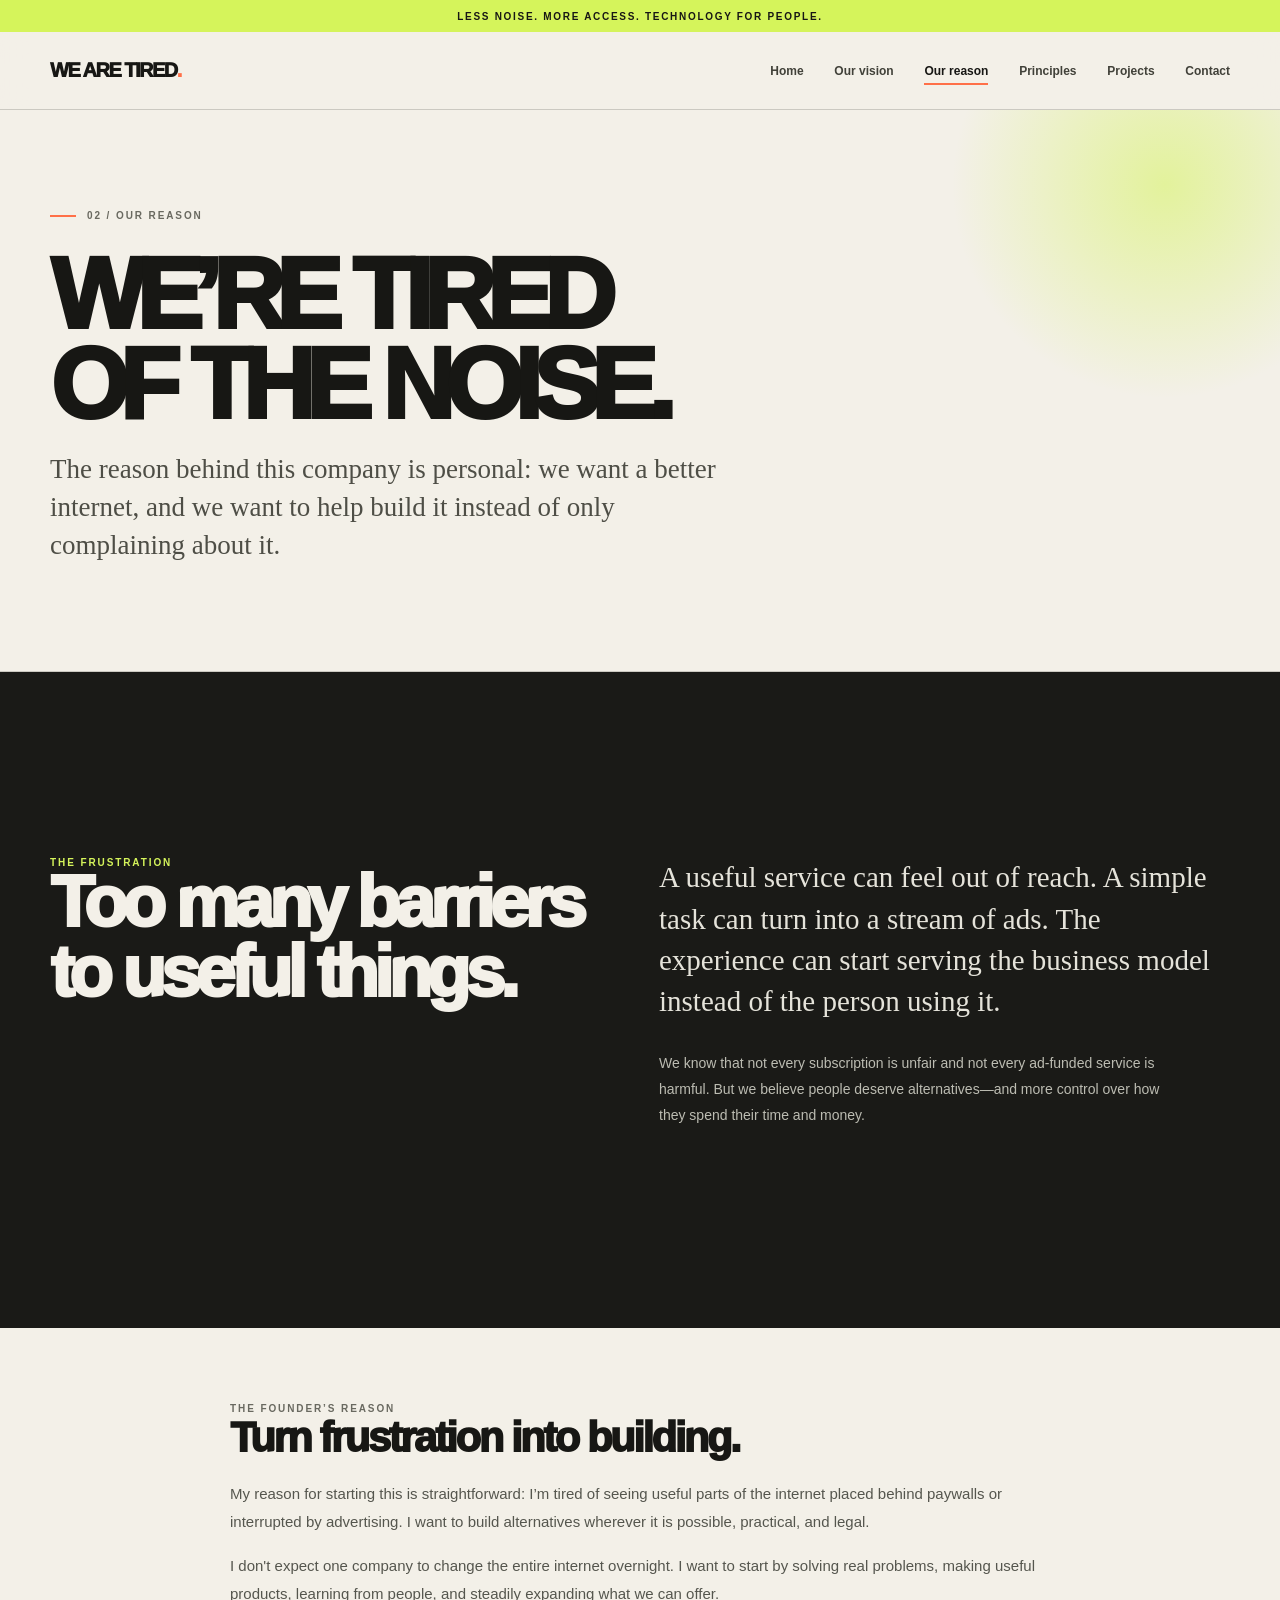
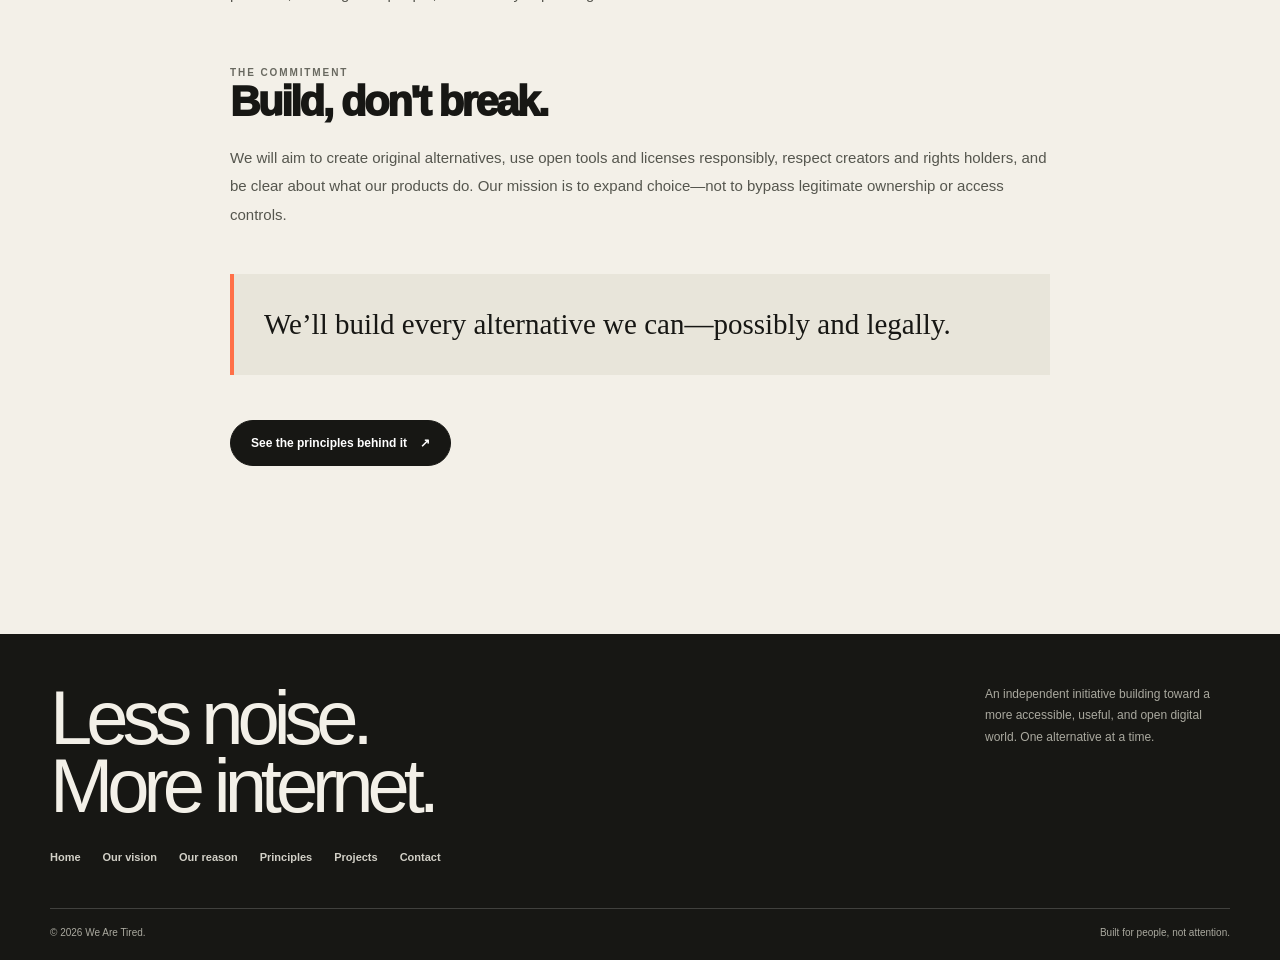
<file: why.html>
<!DOCTYPE html>
<html lang="en">
<head>
  <meta charset="UTF-8">
  <meta name="viewport" content="width=device-width, initial-scale=1.0">
  <meta name="theme-color" content="#f3f0e8">
  <meta name="description" content="Why We Are Tired exists: to turn frustration with paywalls and intrusive advertising into legal, useful alternatives.">
  <title>Our reason | We Are Tired</title>
  <link rel="canonical" href="https://ayushghbk-afk.github.io/Main-website-of-company-/why.html">
  <link rel="icon" type="image/svg+xml" href="assets/favicon.svg">
  <link rel="apple-touch-icon" href="assets/apple-touch-icon.png">
  <meta property="og:type" content="website">
  <meta property="og:site_name" content="We Are Tired">
  <meta property="og:title" content="Our reason | We Are Tired">
  <meta property="og:description" content="Why We Are Tired exists: to turn frustration with paywalls and intrusive advertising into legal, useful alternatives.">
  <meta property="og:url" content="https://ayushghbk-afk.github.io/Main-website-of-company-/why.html">
  <meta property="og:image" content="https://ayushghbk-afk.github.io/Main-website-of-company-/assets/share-card.png">
  <meta property="og:image:alt" content="We Are Tired — the internet can be better">
  <meta property="og:image:type" content="image/png">
  <meta property="og:image:width" content="1200">
  <meta property="og:image:height" content="630">
  <meta name="twitter:card" content="summary_large_image">
  <meta name="twitter:title" content="Our reason | We Are Tired">
  <meta name="twitter:description" content="Why We Are Tired exists: to turn frustration with paywalls and intrusive advertising into legal, useful alternatives.">
  <meta name="twitter:image" content="https://ayushghbk-afk.github.io/Main-website-of-company-/assets/share-card.png">
  <script type="application/ld+json">
{
  "@context": "https://schema.org",
  "@graph": [
    {
      "@type": "Organization",
      "@id": "https://ayushghbk-afk.github.io/Main-website-of-company-/#organization",
      "name": "We Are Tired",
      "url": "https://ayushghbk-afk.github.io/Main-website-of-company-/",
      "logo": "https://ayushghbk-afk.github.io/Main-website-of-company-/assets/favicon.svg",
      "description": "An independent technology initiative working toward a more accessible, useful, and open internet.",
      "knowsAbout": [
        "Open internet",
        "Digital accessibility",
        "Privacy",
        "Open technology",
        "Low-distraction products"
      ]
    },
    {
      "@type": "WebPage",
      "@id": "https://ayushghbk-afk.github.io/Main-website-of-company-/why.html#webpage",
      "name": "Our reason | We Are Tired",
      "url": "https://ayushghbk-afk.github.io/Main-website-of-company-/why.html",
      "description": "Why We Are Tired exists: to turn frustration with paywalls and intrusive advertising into legal, useful alternatives.",
      "inLanguage": "en",
      "isPartOf": {
        "@id": "https://ayushghbk-afk.github.io/Main-website-of-company-/#website"
      },
      "about": {
        "@id": "https://ayushghbk-afk.github.io/Main-website-of-company-/#organization"
      }
    }
  ]
}
  </script>
  <link rel="stylesheet" href="assets/css/styles.css">
</head>
<body>
    <a class="skip-link" href="#main">Skip to main content</a>
  <div class="announcement">Less noise. More access. Technology for people.</div>
  <header class="site-header">
    <div class="wrap nav">
      <a class="wordmark" href="index.html" aria-label="We Are Tired home">WE ARE TIRED<span>.</span></a>
      <button class="menu-toggle" type="button" aria-label="Toggle main navigation" aria-expanded="false" aria-controls="main-nav">Menu +</button>
      <nav id="main-nav" class="nav-links" aria-label="Main navigation"><a href="index.html">Home</a><a href="vision.html">Our vision</a><a href="why.html" aria-current="page">Our reason</a><a href="principles.html">Principles</a><a href="projects.html">Projects</a><a href="contact.html">Contact</a></nav>
    </div>
  </header>
  <main id="main" tabindex="-1">
<section class="page-hero"><div class="wrap">
  <div class="eyebrow">02 / Our reason</div>
  <h1>WE’RE TIRED<br>OF THE <span class="outline">NOISE.</span></h1>
  <p class="lede">The reason behind this company is personal: we want a better internet, and we want to help build it instead of only complaining about it.</p>
</div></section>
<section class="dark-section"><div class="wrap dark-inner" style="padding-block:85px">
  <div class="two-col reveal">
    <div><div class="kicker">The frustration</div><h2 class="content-title">Too many barriers to useful things.</h2></div>
    <div><p class="section-copy">A useful service can feel out of reach. A simple task can turn into a stream of ads. The experience can start serving the business model instead of the person using it.</p><p class="small-copy">We know that not every subscription is unfair and not every ad-funded service is harmful. But we believe people deserve alternatives—and more control over how they spend their time and money.</p></div>
  </div>
</div></section>
<section class="page-content"><div class="wrap">
  <div class="content-block reveal">
    <div class="kicker">The founder’s reason</div>
    <h2>Turn frustration into building.</h2>
    <p>My reason for starting this is straightforward: I’m tired of seeing useful parts of the internet placed behind paywalls or interrupted by advertising. I want to build alternatives wherever it is possible, practical, and legal.</p>
    <p>I don't expect one company to change the entire internet overnight. I want to start by solving real problems, making useful products, learning from people, and steadily expanding what we can offer.</p>
  </div>
  <div class="content-block reveal">
    <div class="kicker">The commitment</div>
    <h2>Build, don't break.</h2>
    <p>We will aim to create original alternatives, use open tools and licenses responsibly, respect creators and rights holders, and be clear about what our products do. Our mission is to expand choice—not to bypass legitimate ownership or access controls.</p>
    <div class="callout">We’ll build every alternative we can—possibly and legally.</div>
    <a class="btn btn-dark" href="principles.html">See the principles behind it <span>↗</span></a>
  </div>
</div></section>
</main>
  <footer class="site-footer">
    <div class="wrap">
      <div class="footer-main">
        <div>
          <p class="footer-heading">Less noise.<br>More internet.</p>
          <nav class="footer-links" aria-label="Footer navigation"><a href="index.html">Home</a><a href="vision.html">Our vision</a><a href="why.html">Our reason</a><a href="principles.html">Principles</a><a href="projects.html">Projects</a><a href="contact.html">Contact</a></nav>
        </div>
        <p class="footer-note">An independent initiative building toward a more accessible, useful, and open digital world. One alternative at a time.</p>
      </div>
      <div class="footer-bottom"><span>© 2026 We Are Tired.</span><span>Built for people, not attention.</span></div>
    </div>
  </footer>
  <script src="assets/js/main.js" defer></script>
</body>
</html>
</file>
<file: assets/css/styles.css>
/* We Are Tired — shared site styles */
:root {
  --paper: #f3f0e8;
  --ink: #171714;
  --muted: #696960;
  --lime: #d5f45b;
  --orange: #ff7048;
  --line: rgba(23, 23, 20, .18);
  --soft: #e7e5da;
  --serif: Georgia, "Times New Roman", serif;
  --content: 1180px;
}
* { box-sizing: border-box; }
html { scroll-behavior: smooth; }
body {
  margin: 0;
  color: var(--ink);
  background: var(--paper);
  font-family: Arial, Helvetica, sans-serif;
  overflow-x: hidden;
}
a { color: inherit; text-decoration: none; }
button { font: inherit; }
.wrap { width: min(var(--content), calc(100% - 48px)); margin-inline: auto; }
.announcement {
  min-height: 32px;
  display: grid;
  place-items: center;
  padding: 7px 16px;
  background: var(--lime);
  color: var(--ink);
  font-size: 10px;
  font-weight: 900;
  letter-spacing: 1.7px;
  text-align: center;
  text-transform: uppercase;
}
.site-header {
  position: sticky;
  top: 0;
  z-index: 20;
  height: 78px;
  border-bottom: 1px solid var(--line);
  background: rgba(243, 240, 232, .94);
  backdrop-filter: blur(14px);
}
.nav { height: 100%; display: flex; align-items: center; justify-content: space-between; gap: 22px; }
.wordmark { flex: none; font-size: 20px; font-weight: 950; letter-spacing: -1.5px; }
.wordmark span { color: var(--orange); }
.nav-links { display: flex; align-items: center; gap: clamp(14px, 2.4vw, 31px); }
.nav-links a {
  position: relative;
  padding: 10px 0;
  color: #414139;
  font-size: 12px;
  font-weight: 750;
  transition: color .2s ease;
}
.nav-links a:hover, .nav-links a[aria-current="page"] { color: var(--ink); }
.nav-links a[aria-current="page"]::after {
  position: absolute;
  right: 0;
  bottom: 3px;
  left: 0;
  height: 2px;
  background: var(--orange);
  content: "";
}
.nav-links .nav-cta {
  padding: 12px 17px;
  border: 1px solid var(--ink);
  border-radius: 99px;
  background: var(--ink);
  color: var(--paper);
}
.nav-links .nav-cta::after { display: none; }
.nav-links .nav-cta:hover { background: var(--lime); color: var(--ink); }
.menu-toggle {
  display: none;
  padding: 9px 13px;
  border: 1px solid var(--line);
  border-radius: 99px;
  background: transparent;
  color: var(--ink);
  font-size: 12px;
  font-weight: 800;
  cursor: pointer;
}
.btn {
  display: inline-flex;
  align-items: center;
  justify-content: center;
  gap: 13px;
  min-height: 46px;
  padding: 14px 20px;
  border: 1px solid var(--ink);
  border-radius: 99px;
  font-size: 12px;
  font-weight: 850;
  transition: transform .22s ease, box-shadow .22s ease, background .22s ease, color .22s ease;
}
.btn:hover { transform: translateY(-3px); box-shadow: 0 10px 24px rgba(23, 23, 20, .12); }
.btn-dark { background: var(--ink); color: white; }
.btn-dark:hover { background: var(--lime); color: var(--ink); }
.btn-outline { background: transparent; color: var(--ink); }
.btn-outline:hover { background: white; }
.eyebrow, .kicker {
  display: flex;
  align-items: center;
  gap: 11px;
  color: var(--muted);
  font-size: 10px;
  font-weight: 900;
  letter-spacing: 1.9px;
  text-transform: uppercase;
}
.eyebrow::before { width: 26px; height: 2px; background: var(--orange); content: ""; }
h1, h2, h3, p { margin-top: 0; }
h1, h2 { font-weight: 950; }
.display {
  margin: 30px 0 25px;
  font-size: clamp(58px, 9vw, 118px);
  line-height: .88;
  letter-spacing: -.09em;
}
.display .outline {
  color: transparent;
  -webkit-text-stroke: 1.5px var(--ink);
}
.lede {
  max-width: 630px;
  color: #4e4e46;
  font-family: var(--serif);
  font-size: clamp(20px, 2.3vw, 27px);
  line-height: 1.4;
}
.hero-actions { display: flex; flex-wrap: wrap; gap: 12px; margin-top: 31px; }
.ticker {
  overflow: hidden;
  border-block: 1px solid var(--ink);
  background: var(--lime);
  padding: 15px 0;
  white-space: nowrap;
}
.ticker-track { display: flex; width: max-content; animation: marquee 28s linear infinite; }
.ticker span { padding: 0 22px; font-size: 12px; font-weight: 900; letter-spacing: 1.4px; text-transform: uppercase; }
.ticker b { color: #687d1c; }
.home-hero {
  position: relative;
  min-height: 640px;
  display: flex;
  align-items: center;
  overflow: hidden;
  padding: 82px 0 100px;
}
.home-hero::before {
  position: absolute;
  top: -60px;
  right: -120px;
  width: 620px;
  height: 620px;
  border-radius: 50%;
  background: radial-gradient(circle, rgba(213,244,91,.62), transparent 68%);
  content: "";
  animation: breathe 9s ease-in-out infinite alternate;
}
.home-hero::after {
  position: absolute;
  right: 230px;
  bottom: -220px;
  width: 420px;
  height: 420px;
  border-radius: 50%;
  background: radial-gradient(circle, rgba(255,112,72,.2), transparent 70%);
  content: "";
}
.home-hero-inner { position: relative; z-index: 1; max-width: 900px; }
.home-hero .display { max-width: 1000px; }
.hero-copy { max-width: 580px; color: #44443d; font-family: var(--serif); font-size: 23px; line-height: 1.4; }
.hero-stamp {
  position: absolute;
  right: 4%;
  bottom: 80px;
  z-index: 1;
  display: grid;
  width: 160px;
  height: 160px;
  place-items: center;
  border: 1px solid var(--ink);
  border-radius: 50%;
  text-align: center;
  font-size: 9px;
  font-weight: 800;
  letter-spacing: 1.2px;
  line-height: 1.5;
  text-transform: uppercase;
  transform: rotate(12deg);
  animation: stamp 26s linear infinite;
}
.hero-stamp strong { display: block; font-family: var(--serif); font-size: 29px; letter-spacing: -2px; }
section { padding: 100px 0; }
.section-heading {
  display: grid;
  grid-template-columns: .7fr 1.8fr;
  gap: 35px;
  align-items: start;
  margin-bottom: 42px;
}
.section-heading h2, .content-title {
  margin: 0;
  font-size: clamp(38px, 6vw, 72px);
  line-height: .96;
  letter-spacing: -.075em;
}
.section-copy {
  max-width: 740px;
  color: #55564e;
  font-family: var(--serif);
  font-size: clamp(20px, 2.5vw, 29px);
  line-height: 1.42;
}
.two-col { display: grid; grid-template-columns: 1fr 1fr; gap: 38px; align-items: start; }
.small-copy { max-width: 530px; color: var(--muted); font-size: 14px; line-height: 1.85; }
.dark-section { position: relative; overflow: hidden; background: #1a1a17; color: var(--paper); }
.dark-section .kicker { color: var(--lime); }
.dark-section .section-copy { color: #e5e3da; }
.dark-section .small-copy { color: #bcbcb2; }
.big-watermark {
  position: absolute;
  right: -30px;
  bottom: -125px;
  color: rgba(255,255,255,.035);
  font-size: clamp(180px, 33vw, 440px);
  font-weight: 950;
  letter-spacing: -.12em;
  pointer-events: none;
}
.dark-inner { position: relative; z-index: 1; }
.principle-grid, .feature-grid, .project-grid {
  display: grid;
  grid-template-columns: repeat(3, 1fr);
  gap: 1px;
  margin-top: 50px;
  border: 1px solid var(--line);
  background: var(--line);
}
.principle-card, .feature-card {
  min-height: 205px;
  padding: 26px 24px;
  background: var(--paper);
}
.principle-card .num, .feature-card .num {
  color: #788b35;
  font-size: 10px;
  font-weight: 900;
  letter-spacing: 1.5px;
}
.principle-card h3, .feature-card h3 { margin: 32px 0 9px; font-size: 19px; letter-spacing: -.5px; }
.principle-card p, .feature-card p { margin: 0; color: var(--muted); font-size: 13px; line-height: 1.65; }
.promise { background: var(--lime); }
.promise h2 { max-width: 950px; margin: 0; font-size: clamp(42px, 6.5vw, 78px); line-height: .98; letter-spacing: -.08em; }
.promise-row { display: flex; align-items: end; justify-content: space-between; gap: 30px; margin-top: 42px; }
.promise-row p { max-width: 550px; margin: 0; font-family: var(--serif); font-size: 22px; line-height: 1.45; }
.promise-star { font-size: 78px; font-weight: 900; line-height: .8; transform: rotate(13deg); }
.project-card {
  display: flex;
  min-height: 300px;
  flex-direction: column;
  justify-content: space-between;
  padding: 27px;
  border: 0;
  background: var(--paper);
  transition: transform .25s ease, background .25s ease;
}
.project-card:hover { z-index: 1; transform: translateY(-6px); background: #fffdf6; }
.project-card:nth-child(2) { background: #e6e2d8; }
.project-card:nth-child(3) { background: #171714; color: white; }
.project-card small { font-size: 10px; font-weight: 900; letter-spacing: 1.5px; text-transform: uppercase; opacity: .65; }
.project-card h3 { margin: 20px 0 10px; font-size: clamp(27px, 3.2vw, 41px); letter-spacing: -.065em; }
.project-card p { max-width: 390px; margin: 0; font-size: 13px; line-height: 1.7; opacity: .72; }
.project-arrow { align-self: flex-end; font-size: 25px; }
.page-hero {
  position: relative;
  overflow: hidden;
  padding: 100px 0 80px;
  border-bottom: 1px solid var(--line);
}
.page-hero::after {
  position: absolute;
  top: -140px;
  right: -100px;
  width: 430px;
  height: 430px;
  border-radius: 50%;
  background: radial-gradient(circle, rgba(213,244,91,.54), transparent 70%);
  content: "";
  pointer-events: none;
}
.page-hero .wrap { position: relative; z-index: 1; }
.page-hero h1 { max-width: 900px; margin: 28px 0 22px; font-size: clamp(53px, 8vw, 100px); line-height: .9; letter-spacing: -.09em; }
.page-hero .lede { max-width: 680px; }
.page-content { padding: 75px 0 110px; }
.content-block { max-width: 820px; margin: 0 auto 58px; }
.content-block h2 { margin: 0 0 18px; font-size: clamp(29px, 4vw, 42px); letter-spacing: -.06em; }
.content-block p, .content-block li { color: #55564e; font-size: 15px; line-height: 1.9; }
.content-block ul { padding-left: 22px; }
.callout {
  margin: 45px 0;
  padding: 30px;
  border-left: 4px solid var(--orange);
  background: #e8e5da;
  font-family: var(--serif);
  font-size: clamp(21px, 2.8vw, 29px);
  line-height: 1.4;
}
.numbered-list { display: grid; gap: 0; max-width: 900px; margin: auto; }
.numbered-item { display: grid; grid-template-columns: 75px 1fr; gap: 20px; padding: 27px 0; border-top: 1px solid var(--line); }
.numbered-item:last-child { border-bottom: 1px solid var(--line); }
.numbered-item .index { color: #7b8f37; font-size: 12px; font-weight: 900; letter-spacing: 1px; }
.numbered-item h3 { margin: 0 0 8px; font-size: 23px; letter-spacing: -.8px; }
.numbered-item p { max-width: 650px; margin: 0; color: var(--muted); font-size: 14px; line-height: 1.8; }
.project-list { display: grid; grid-template-columns: 1fr 1fr; gap: 16px; }
.project-tile { min-height: 245px; padding: 27px; border: 1px solid var(--line); display: flex; flex-direction: column; justify-content: space-between; transition: transform .25s ease; }
.project-tile:hover { transform: translateY(-5px); }
.project-tile:nth-child(2) { background: #e6e2d8; }
.project-tile:nth-child(3) { background: var(--lime); }
.project-tile:nth-child(4) { background: #1a1a17; color: var(--paper); }
.project-tile .status { font-size: 10px; font-weight: 900; letter-spacing: 1.4px; text-transform: uppercase; opacity: .65; }
.project-tile h2 { margin: 20px 0 9px; font-size: 29px; letter-spacing: -.06em; }
.project-tile p { max-width: 390px; margin: 0; color: inherit; opacity: .72; font-size: 13px; line-height: 1.7; }
.contact-panel {
  max-width: 820px;
  margin: auto;
  padding: 40px;
  background: var(--lime);
}
.contact-panel h2 { margin: 0 0 16px; font-size: clamp(34px, 5vw, 56px); line-height: .95; letter-spacing: -.07em; }
.contact-panel p { max-width: 620px; color: #4b4e3e; font-family: var(--serif); font-size: 20px; line-height: 1.55; }
.site-footer { padding: 50px 0 22px; background: #171714; color: var(--paper); }
.footer-main { display: flex; align-items: start; justify-content: space-between; gap: 30px; padding-bottom: 45px; }
.footer-heading { margin: 0; font-size: clamp(43px, 6vw, 76px); line-height: .9; letter-spacing: -.08em; }
.footer-note { max-width: 245px; color: #aaa99f; font-size: 12px; line-height: 1.8; }
.footer-links { display: flex; flex-wrap: wrap; gap: 13px 22px; margin-top: 30px; }
.footer-links a { color: #d2d0c7; font-size: 11px; font-weight: 750; }
.footer-links a:hover { color: var(--lime); }
.footer-bottom { display: flex; justify-content: space-between; gap: 15px; padding-top: 18px; border-top: 1px solid rgba(255,255,255,.18); color: #aaa99f; font-size: 10px; }
.reveal { opacity: 0; transform: translateY(24px); transition: opacity .75s ease, transform .75s ease; }
.reveal.visible { opacity: 1; transform: translateY(0); }
@keyframes marquee { to { transform: translateX(-50%); } }
@keyframes breathe { to { transform: scale(1.12) translate(-25px, 20px); } }
@keyframes stamp { to { rotate: 372deg; } }
@media (max-width: 850px) {
  .nav-links { gap: 13px; }
  .nav-links a { font-size: 11px; }
  .hero-stamp { right: 1%; width: 130px; height: 130px; }
  .section-heading { grid-template-columns: .55fr 1.45fr; }
}
@media (max-width: 700px) {
  .wrap { width: calc(100% - 36px); }
  .site-header { height: 68px; }
  .menu-toggle { display: inline-flex; }
  .nav-links {
    position: absolute;
    top: 67px;
    right: 0;
    left: 0;
    display: none;
    align-items: stretch;
    flex-direction: column;
    gap: 10px;
    padding: 19px 22px 23px;
    border-bottom: 1px solid var(--line);
    background: var(--paper);
  }
  .nav-links.open { display: flex; }
  .nav-links a { padding: 9px 0; font-size: 13px; }
  .nav-links .nav-cta { padding: 13px 16px; text-align: center; }
  .home-hero { min-height: 650px; padding: 72px 0 90px; }
  .home-hero::before { right: -310px; }
  .display { font-size: clamp(57px, 16vw, 88px); }
  .hero-copy { font-size: 20px; }
  .hero-stamp { right: 6%; bottom: 25px; width: 105px; height: 105px; font-size: 7px; }
  .hero-stamp strong { font-size: 22px; }
  section { padding: 78px 0; }
  .section-heading, .two-col { grid-template-columns: 1fr; gap: 20px; }
  .section-heading { margin-bottom: 30px; }
  .principle-grid, .feature-grid, .project-grid, .project-list { grid-template-columns: 1fr; }
  .principle-card, .feature-card { min-height: 155px; }
  .principle-card h3, .feature-card h3 { margin-top: 20px; }
  .promise-row { align-items: start; flex-direction: column; }
  .promise-star { font-size: 58px; }
  .page-hero { padding: 75px 0 58px; }
  .page-hero h1 { font-size: clamp(52px, 14vw, 78px); }
  .page-content { padding: 55px 0 75px; }
  .numbered-item { grid-template-columns: 45px 1fr; gap: 12px; }
  .contact-panel { padding: 27px 23px; }
  .footer-main { flex-direction: column; }
  .footer-bottom { flex-direction: column; }
}
@media (prefers-reduced-motion: reduce) {
  *, *::before, *::after { scroll-behavior: auto !important; animation: none !important; transition: none !important; }
  .reveal { opacity: 1; transform: none; }
}

/* Accessibility — skip link, keyboard focus, status chips */
.skip-link {
  position: absolute;
  top: 10px;
  left: 12px;
  z-index: 200;
  padding: 12px 18px;
  border-radius: 10px;
  background: var(--ink);
  color: var(--paper);
  font-size: 13px;
  font-weight: 800;
  text-decoration: none;
  transform: translateY(-220%);
  transition: transform .2s ease;
}
.skip-link:focus-visible {
  transform: translateY(0);
  outline: 3px solid var(--orange);
  outline-offset: 2px;
}
#main:focus { outline: none; }
a:focus-visible,
button:focus-visible {
  outline: 3px solid var(--orange);
  outline-offset: 3px;
  border-radius: 4px;
}
.status-pill {
  display: inline-block;
  margin-bottom: 9px;
  padding: 4px 11px;
  border: 1px solid currentColor;
  border-radius: 99px;
  font-size: 9px;
  font-weight: 900;
  letter-spacing: 1.4px;
  text-transform: uppercase;
  opacity: .8;
}
.project-tile .status-pill { margin-top: 10px; }
@media (prefers-reduced-motion: reduce) {
  .skip-link { transition: none; }
}
</file>
